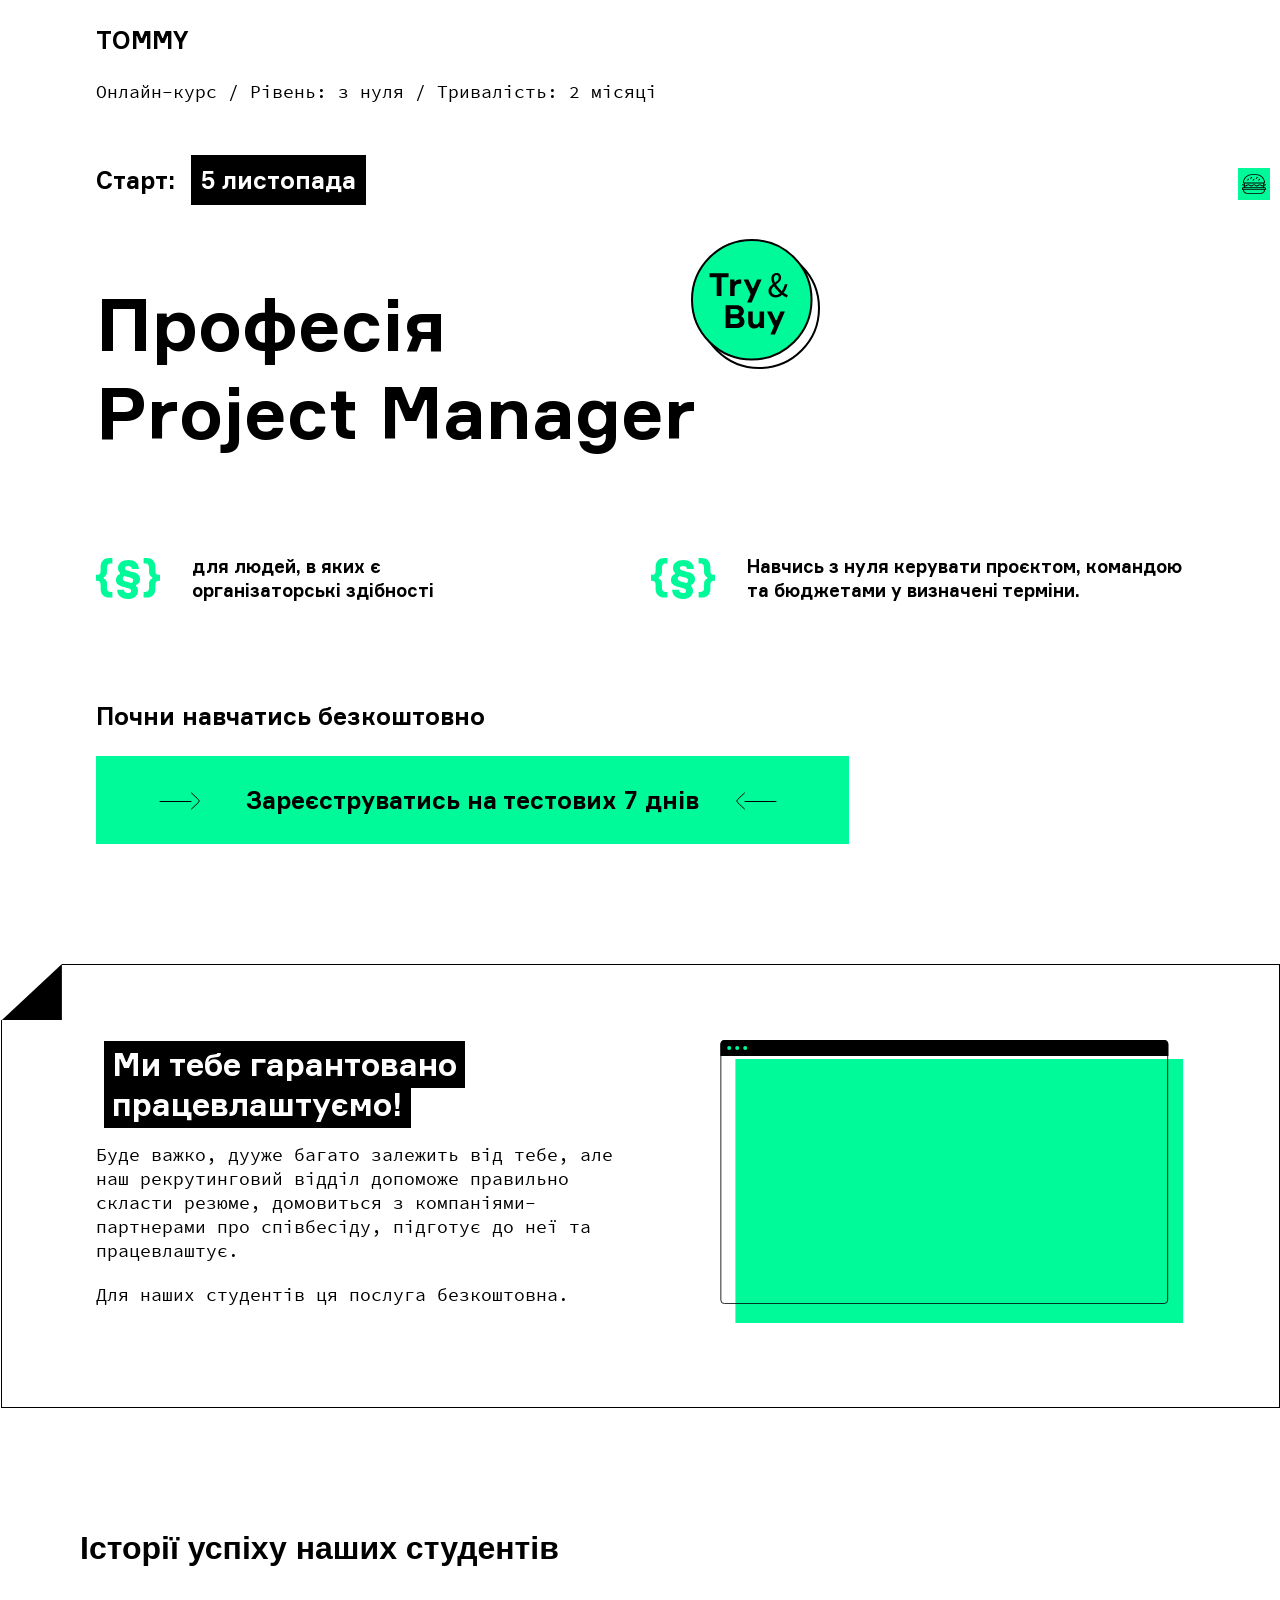
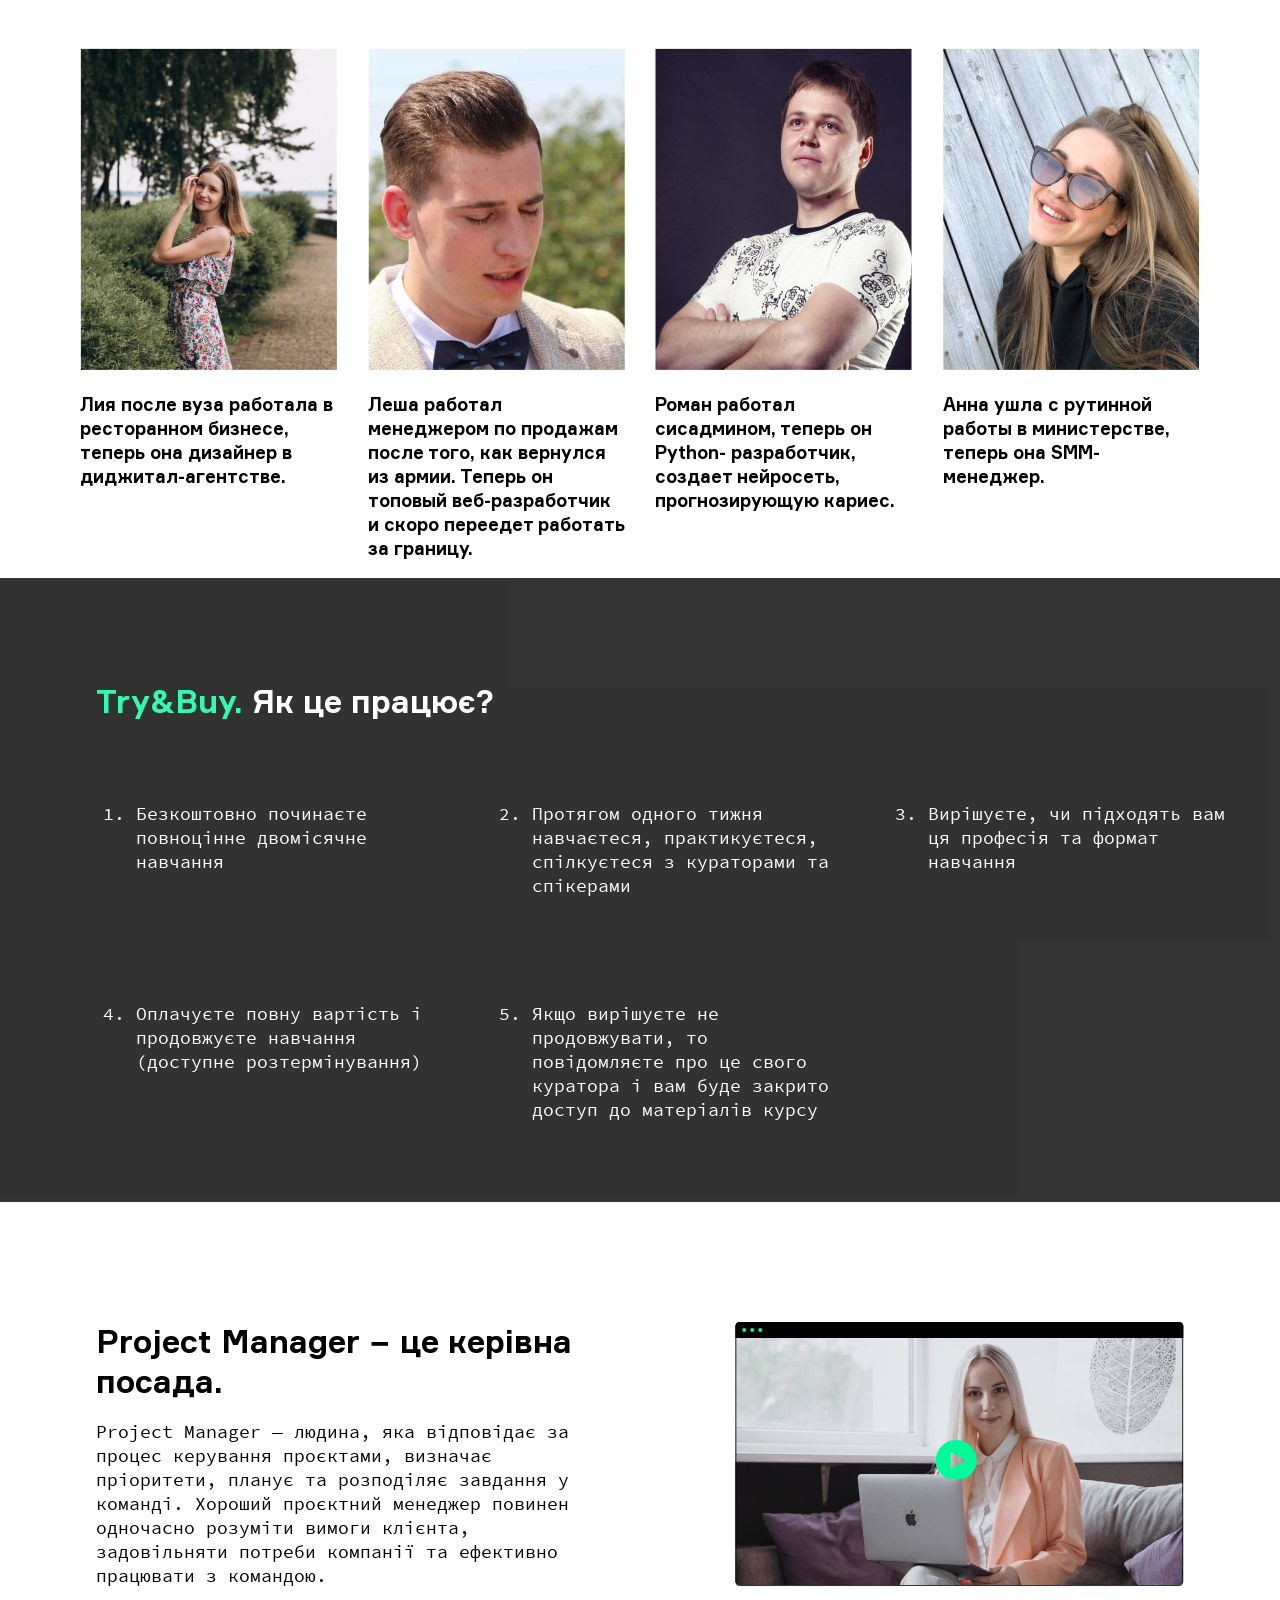
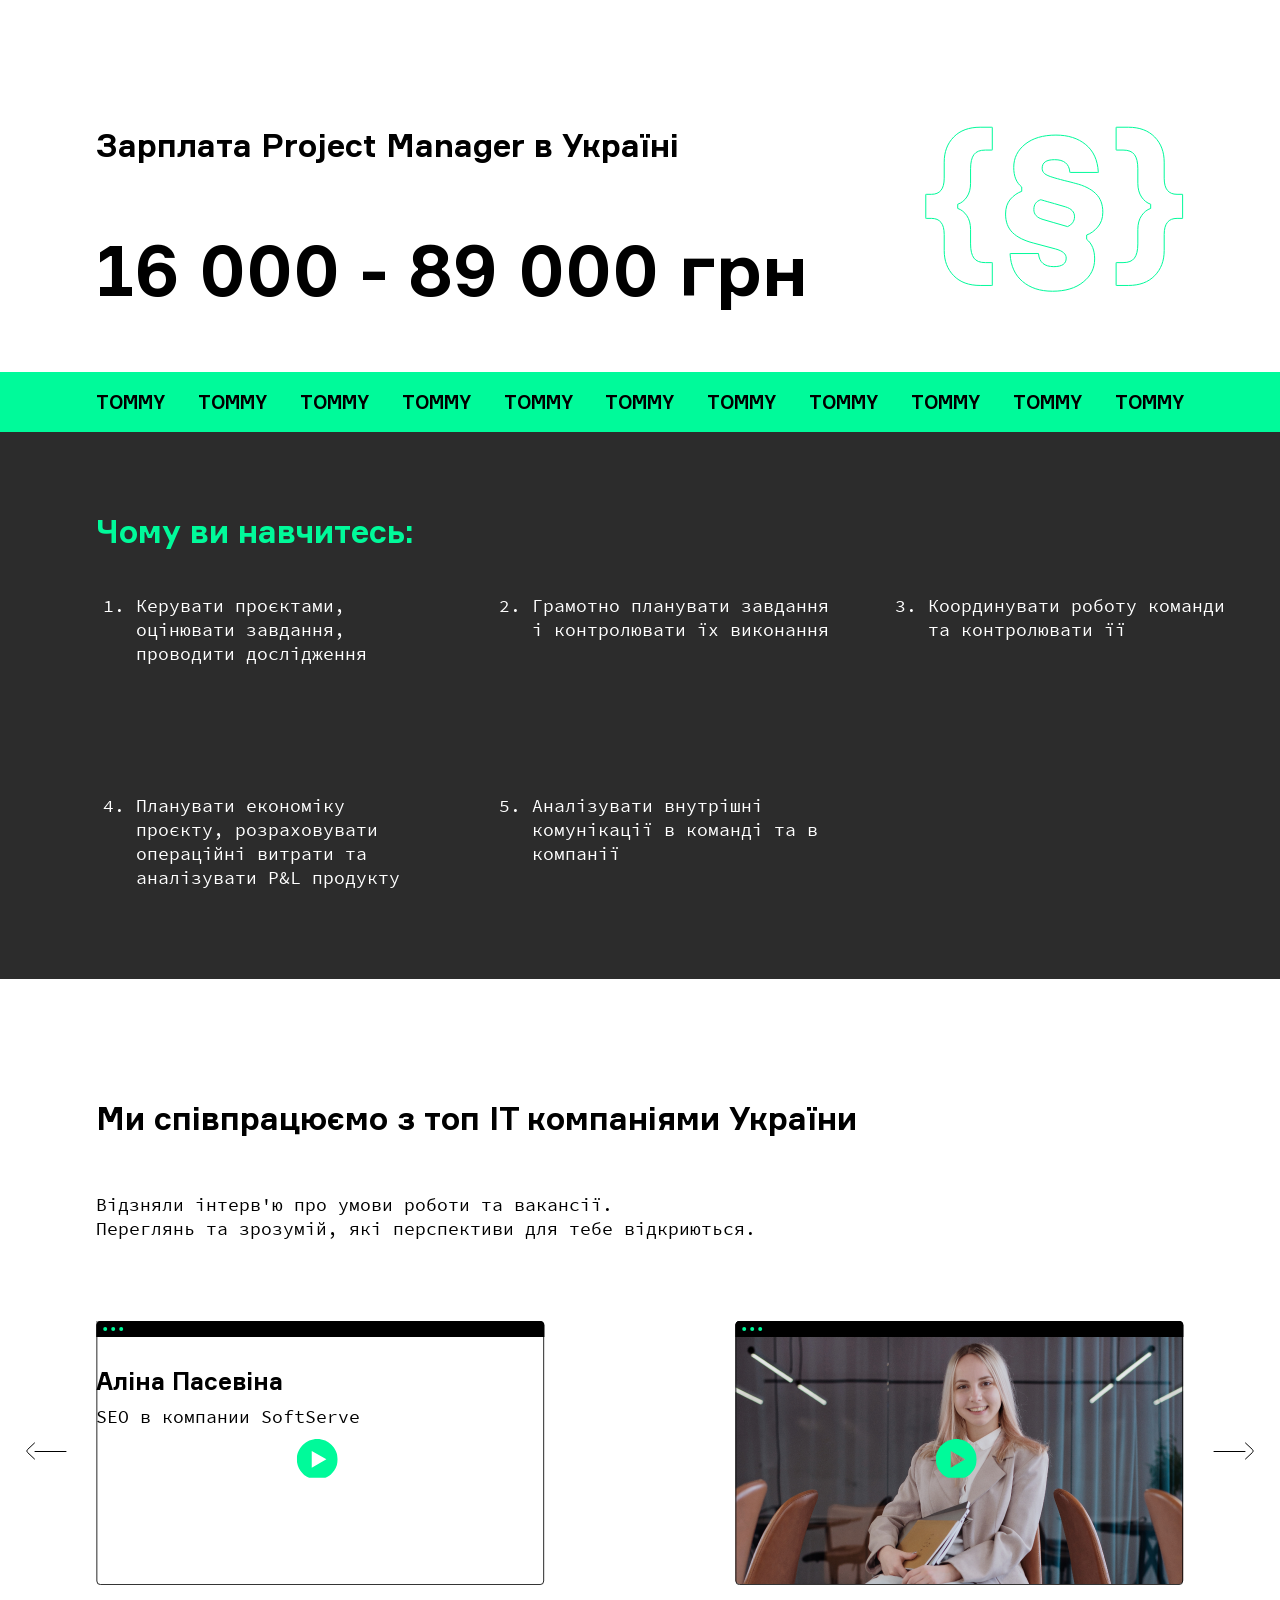
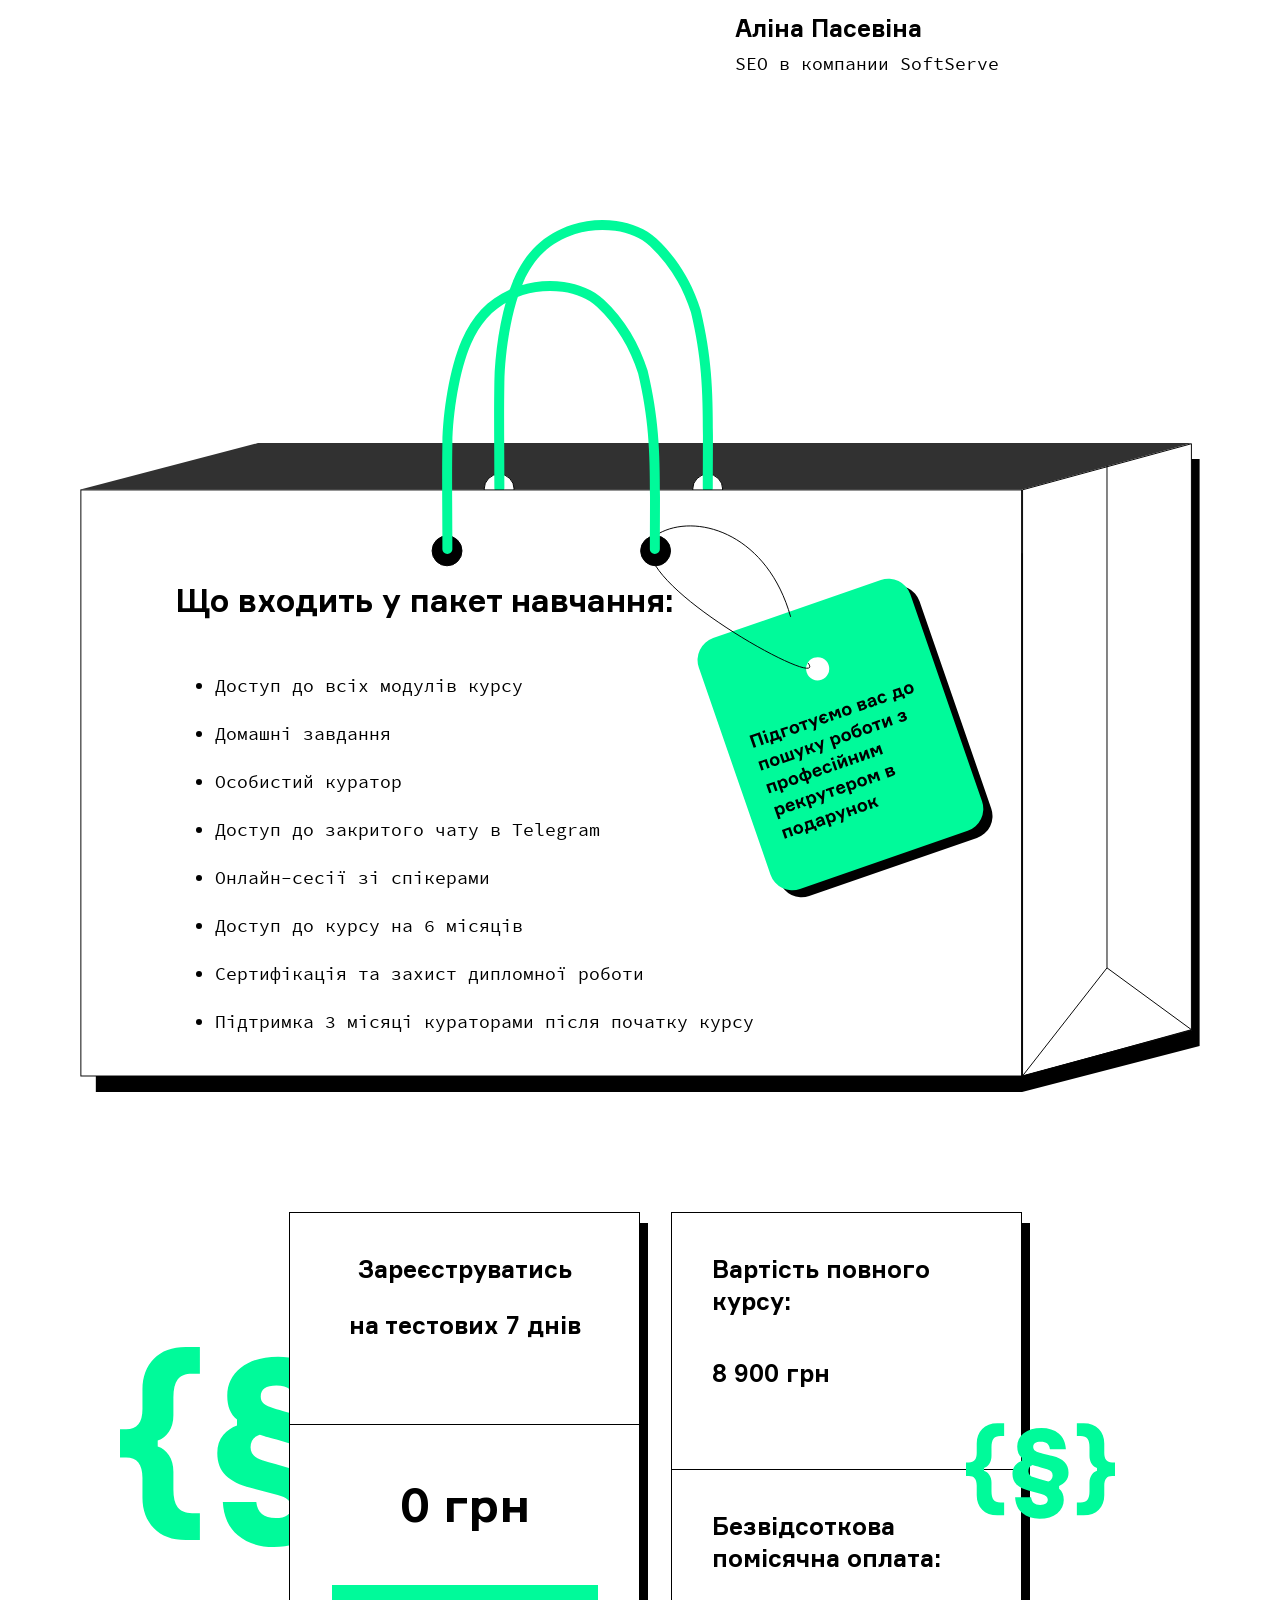
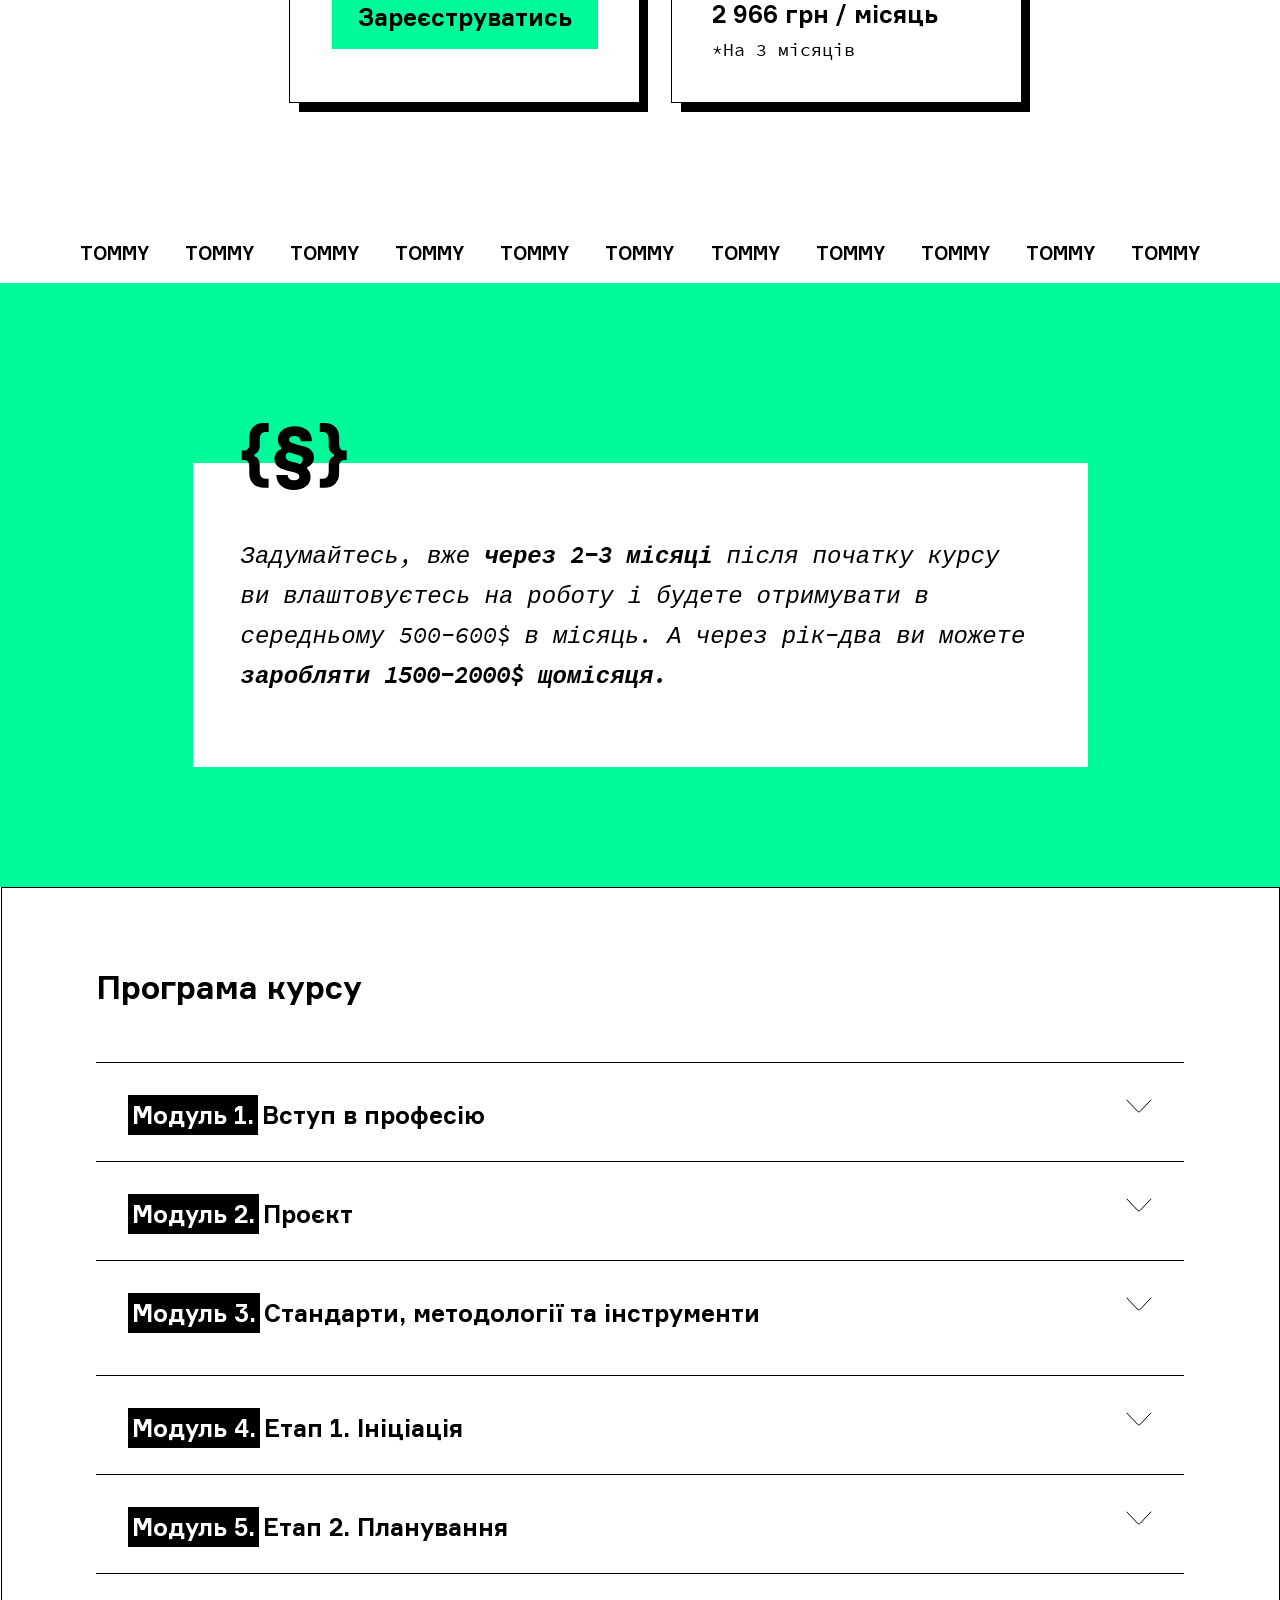
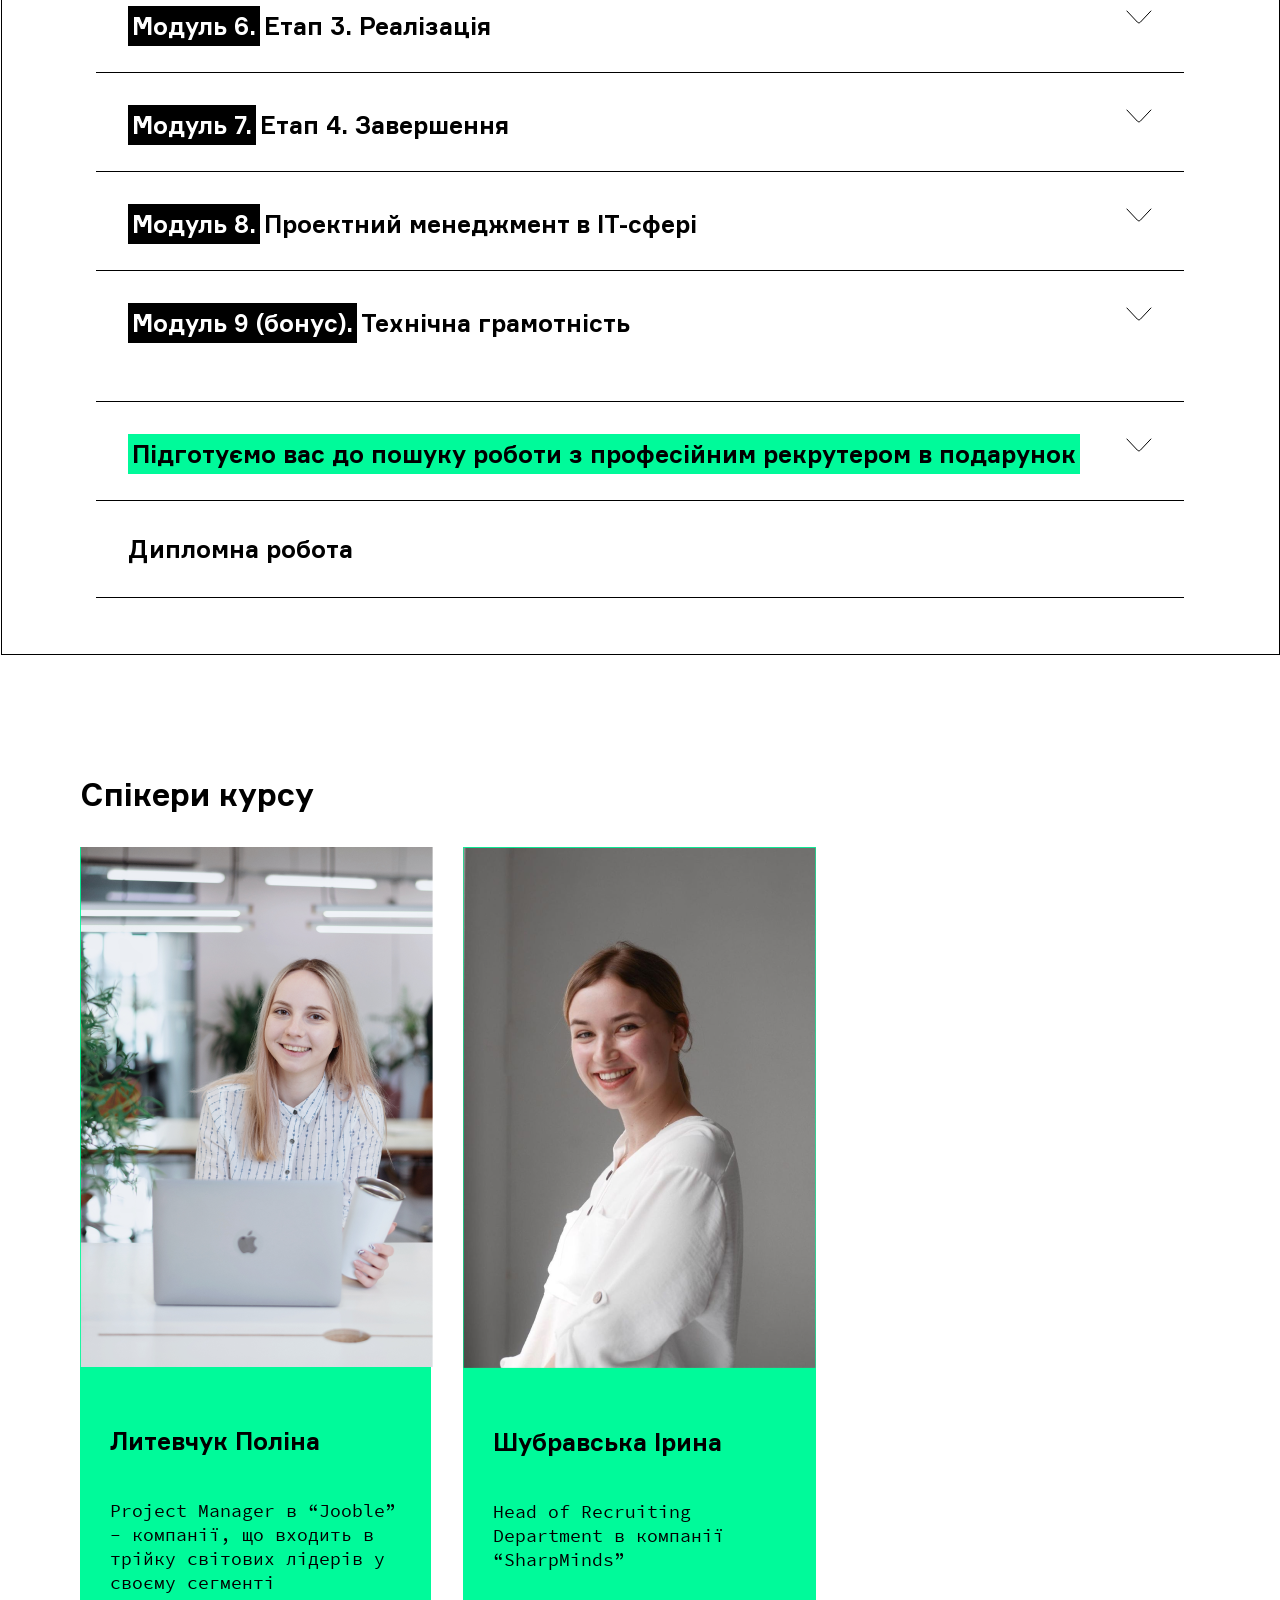
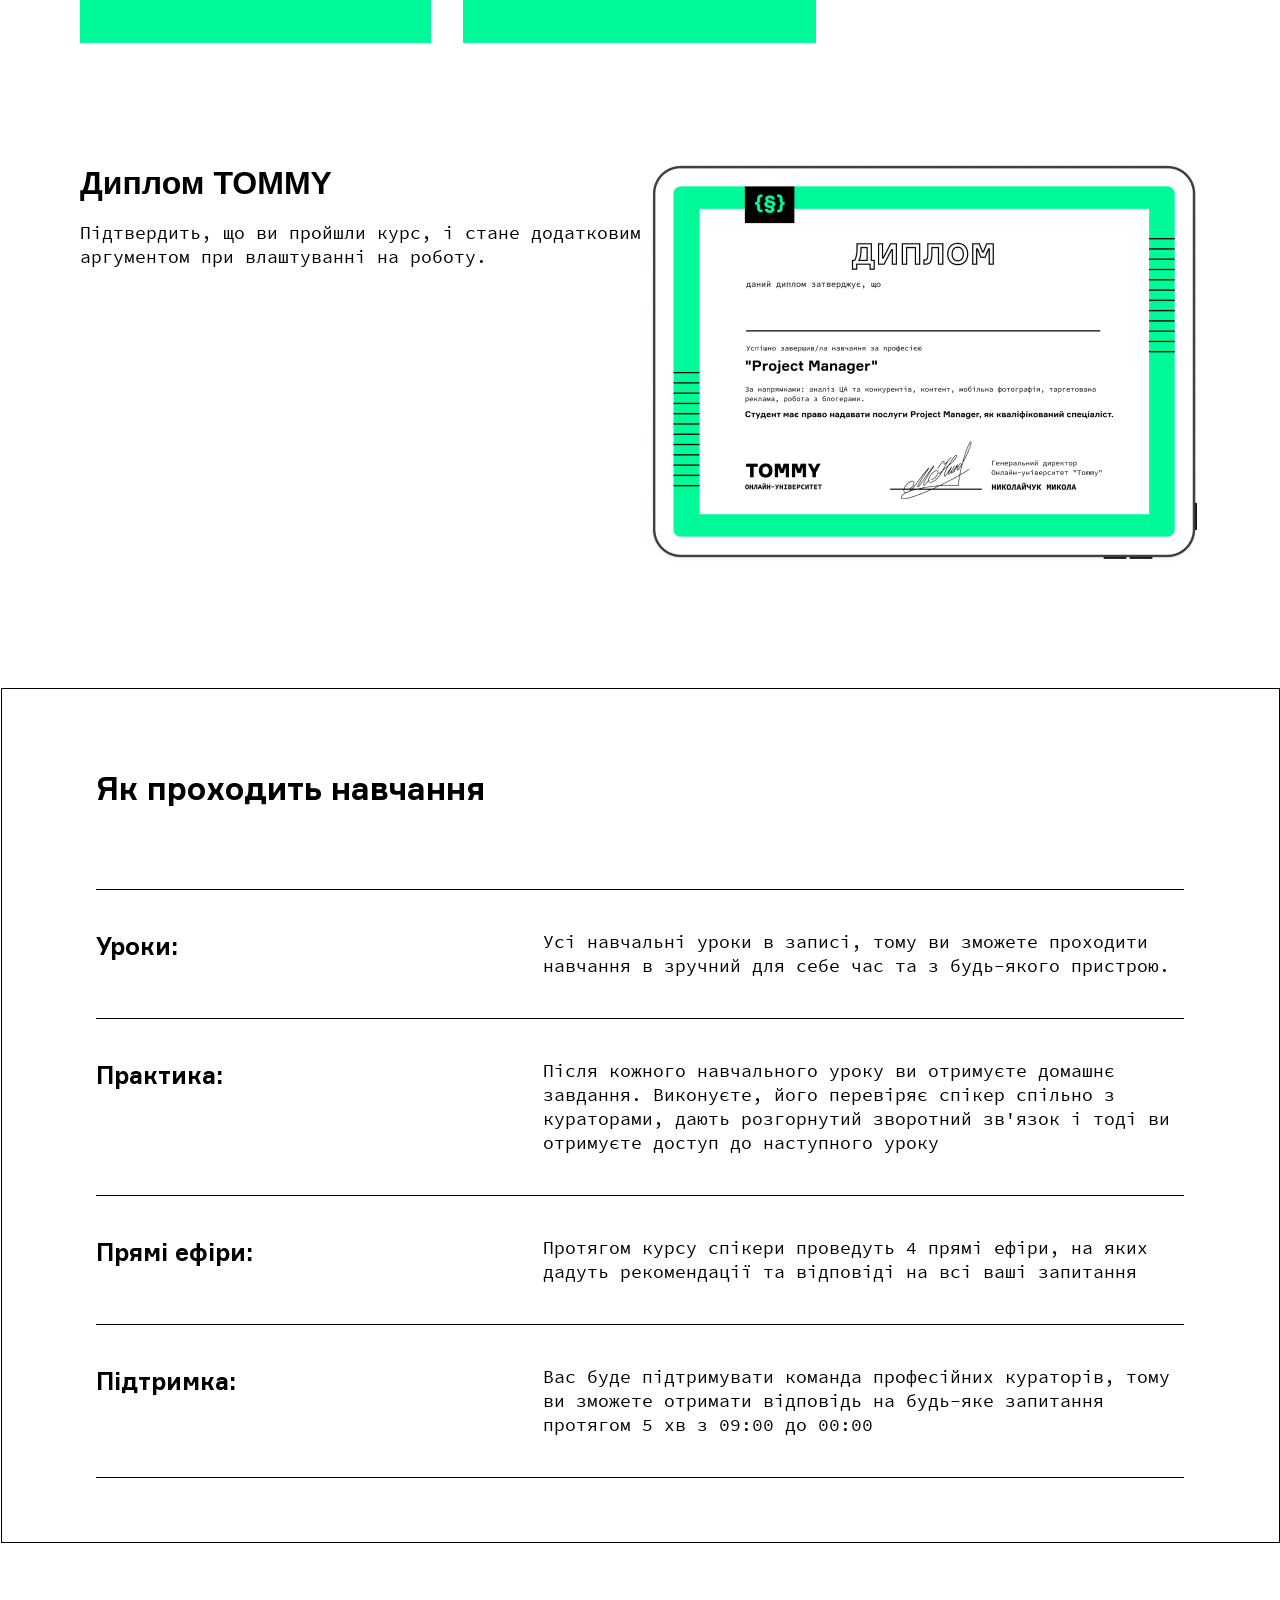
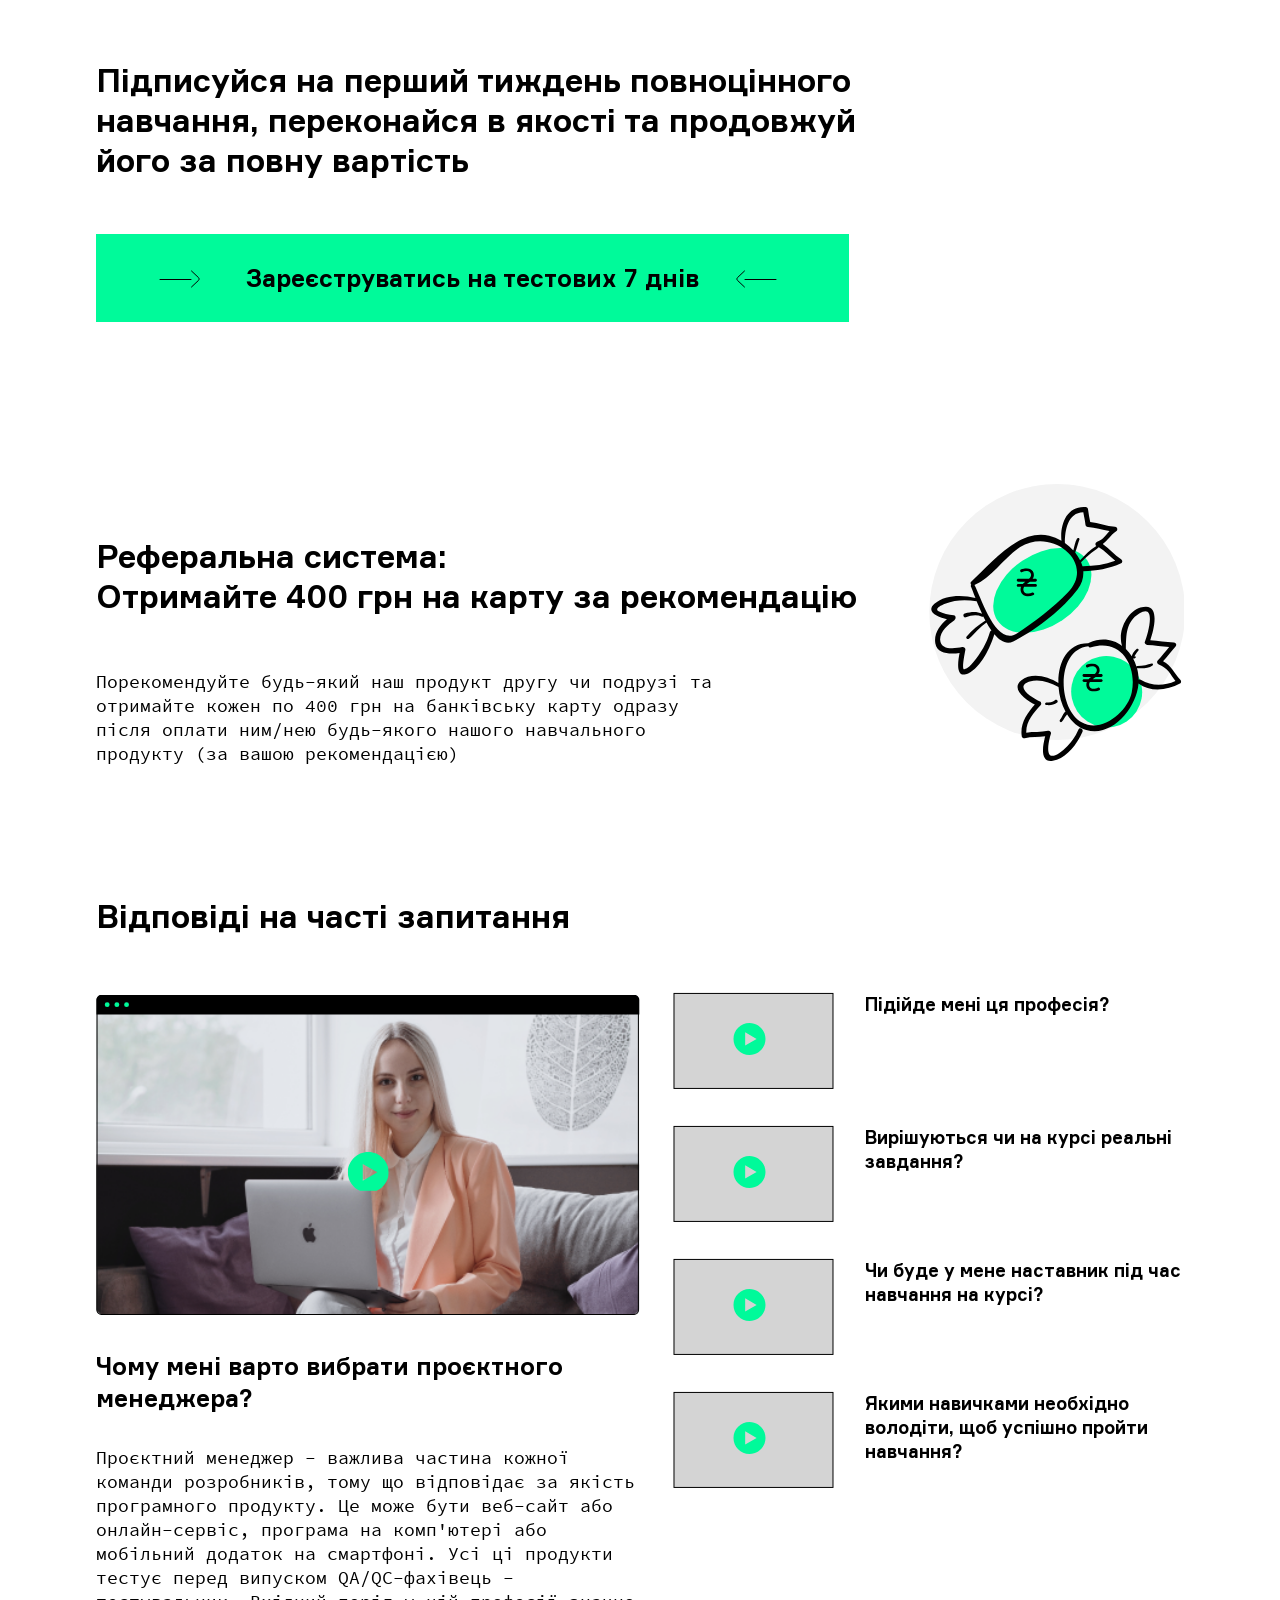
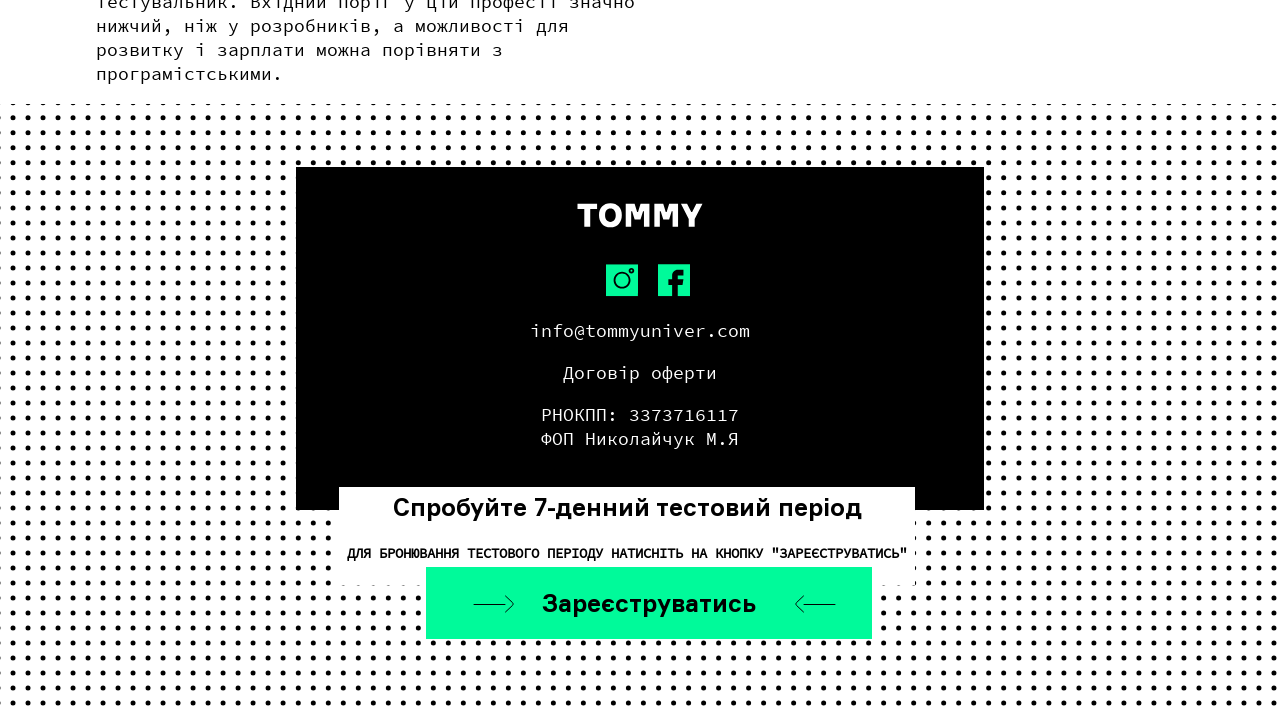
<file: index.html>
<!DOCTYPE html>
<html lang="en">
<head>
    <meta charset="UTF-8">
    <meta http-equiv="X-UA-Compatible" content="IE=edge">
    <meta name="viewport" content="width=device-width, initial-scale=1.0">
    <link rel='stylesheet' href='css/style.css'>
    <link rel='stylesheet' href='css/tablet.css'>
    <link rel='stylesheet' href='css/mobile.css'>
    <title>Document</title>
</head>
<body>
<div class="wrapper">
   <section class="section-header">
    
    <nav class="page-navigation">
                <img class="button-burger" src="images/buttonMenu.svg" alt="navigation">
                <ul class="page-navigation__list">
                    <li> <a href="#section-01" class="goto">Try&Buy. Як це працює?</a> </li>
                    <li> <a href="#section-01" class="goto">Чому ви навчитесь</a> </li>
                    <li> <a href="#section-05" class="goto">Що входить у пакет навчання</a> </li>
                    <li> <a href="#section-07" class="goto">Програма курсу</a> </li>
                    <li> <a href="#section-08" class="goto">Спікери курсу</a> </li>
                    <li> <a href="#section-09" class="goto">Відео-відгуки наших студентів</a></li>
                    <li> <a href="#section-13" class="goto">Як проходить навчання</a></li>
                    <li> <a href="#section-13" class="goto">Реферальна система</a></li>
                    <li> <a href="#section-13" class="goto">Працевлаштування</a></li>
                    <li> <a href="#section-13" class="goto">Відповіді на часті запитання</a></li>
                </ul>
            </nav>
            <div class="burger-menu__overlay"></div>
       <div class="container">
           <h1 class="title">Tommy</h1>
           <p class="text__about__course">Онлайн-курс / Рівень: з нуля / Тривалість: 2 місяці</p>
           <div class="flex__titles">
           <h2 class="title__start__course">Cтарт:<span class="title__season">5 листопада</span></h2>
           <h2 class="title__profession">Професія Project Manager</h2>
           </div>
           <div class="intro__column-icon">
                <img src="images/imageBuy.svg" alt="TryBuy">
           </div>
           <div class="flex__profession">
               <div class="about__first__proffession">
                   <div class="item__icon">
                       <img src="images/logosign.svg" alt="logo">
                   </div>
                   <div class="item__text">
                        <p class="text__profession">для людей, в яких є організаторські здібності</p>
                   </div>
               </div>
               <div class="about__second__proffession">
                <div class="item__icon">
                    <img src="images/logosign.svg" alt="logo">
                </div>
                <div class="text">
                     <p class="text__profession">Навчись з нуля керувати проєктом, командою та бюджетами у визначені терміни.</p>
                </div>
               </div>
           </div>
           <div class="item-about__button">
               <h3 class="title-about__button">Почни навчатись безкоштовно</h3>
           </div>
           <div class="item__button">
               <button class="button">Зареєструватись на тестових 7 днів</button>
               <img class="left-arrow" src="images/left.svg" alt="">
               <img class="right-arrow" src="images/right.svg" alt="">
           </div>
       </div>
   </section>
   <section class="section-main">
            <section class="section-list">
                <div class="container">
                    <img class="vector-corner" src="images/vector-corner.svg" alt="corner">
                    <div class="item-flex__job">
                        <div class="item__about-job">
                            <h4>
                               <span>Ми тебе гарантовано</span><br>
                                <span>працевлаштуємо!</span>
                                </h4>
                            <p class="text__about-job">Буде важко, дууже багато залежить від тебе, але наш рекрутинговий відділ допоможе правильно скласти резюме, домовиться з компаніями-партнерами про співбесіду, підготує до неї та працевлаштує.<span>Для наших студентів ця послуга безкоштовна.</span></p>
                        </div>
                        <div class="item-video__job">
                            <img class="rectangle" src="images/Rectangle.svg" alt="">
                            <img class="image-girl" src="images/girlmanager.png" alt="">
                            <img class="video-image__job" src="images/videojob.svg" alt="">
                            <img class="button__onclick-video" src="images/buttonclickvideo.svg" alt="">
                            
                        </div>
                    </div>
                </div>  
            </section>
   </section>
   <!-- students -->
   <section class="students">
    <div class="students">
        <h3 class="history-students-header">Історії успіху наших студентів</h3>
    </div>

    <div class="students_card">
        <div class="card-students">
            <img src="images/Rectangle834.png" alt="">
            <p class="history"><span>Лия</span> после вуза работала в ресторанном бизнесе, теперь она дизайнер в диджитал-агентстве.</p>
        </div>
        <div class="card-students">
            <img src="images/Rectangle834-1.png" alt="">
            <p class="history"><span>Леша</span> работал менеджером по продажам после того, как вернулся из армии. Теперь он топовый веб-разработчик и скоро переедет работать за границу.</p>
        </div>
        <div class="card-students">
            <img src="images/Rectangle834-2.png" alt="">
            <p class="history"><span>Роман</span> работал сисадмином, теперь он Python- разработчик, создает нейросеть, прогнозирующую кариес.</p>
        </div>
        <div class="card-students">
            <img src="images/Rectangle834-3.png" alt="">
            <p class="history"><span>Анна</span> ушла с рутинной работы в министерстве, теперь она SMM-менеджер.</p>
        </div>
    </div>
</section>
<!-- students -->
   <!-- How it's work -->
   <section class="section-intro">
       <div class="container">
            <div class="about__work">
                <h4 class="text__about-work">Try&Buy. <span>Як це працює?</span></h4>
            </div>
            <ol class="grid__about-work">
                <div class="text-in-grid">
                    <li>Безкоштовно починаєте повноцінне двомісячне навчання</li>
                </div>
                <div class="text-in-grid">
                    <li>Протягом одного тижня навчаєтеся, практикуєтеся, спілкуєтеся з кураторами та спікерами</li>
                </div>
                <div class="text-in-grid">
                    <li>Вирішуєте, чи підходять вам ця професія та формат навчання</li>
                </div>
                <div class="text-in-grid">
                    <li>Оплачуєте повну вартість і продовжуєте навчання (доступне розтермінування)</li>
                </div>
                <div class="text-in-grid">
                    <li>Якщо вирішуєте не продовжувати, то повідомляєте про це свого куратора і вам буде закрито доступ до матеріалів курсу</li>
                </div>
            </ol>
       </div>
   </section>
   <!-- About Project Manager -->
   <section class="intro__about-project">    
       <div class="container">
            <div class="item-flex__job item-manager">
                <div class="item__about-job-manager">
                    <h4>Project Manager − це керівна посада.</h4>
                    <p class="text__about-job">Project Manager — людина, яка відповідає за процес керування проєктами, визначає пріоритети, планує та розподіляє завдання у команді. Хороший проєктний менеджер повинен одночасно розуміти вимоги клієнта, задовільняти потреби компанії та ефективно працювати з командою.</p>
                </div>
                <div class="item-video__job video">
                    <img class="girl-image" src="images/girlmanager2.png" alt="Alina Pasevina">
                    <img class="video-image__job-manager" src="images/videojob.svg" alt="">
                    <img class="button__onclick-video" src="images/buttonclickvideo.svg" alt="">
                </div>
            </div>
            <div class="flex__about-pay">
                <div class="item__about-pay">
                    <h5 class="title-pay">Зарплата Project Manager в Україні</h5>
                    <p class="text-pay">16 000 - 89 000 грн</p>
                </div>
                <div class="item-logo__sign-pay">
                    <img src="images/logo-sign-pay.svg" alt="">
                </div>
            </div>
       </div>
   </section>
   <section class="intro-training">
       <div class="background-tommy">
            <div class="container">
                <div class="item-tommy-line">
                    <p class="text-tommy">TOMMY</p>
                    <p class="text-tommy">TOMMY</p>
                    <p class="text-tommy">TOMMY</p>
                    <p class="text-tommy">TOMMY</p>
                    <p class="text-tommy">TOMMY</p>
                    <p class="text-tommy">TOMMY</p>
                    <p class="text-tommy">TOMMY</p>
                    <p class="text-tommy">TOMMY</p>
                    <p class="text-tommy">TOMMY</p>
                    <p class="text-tommy">TOMMY</p>
                    <p class="text-tommy">TOMMY</p>
                </div>
            </div>
        </div>
        <div class="item-study">
            <div class="container">
                <div class="about__study">
                    <h4 class="text__about-work">Чому ви навчитесь:</h4>
                </div>
                <ol class="grid__about-work">
                    <div class="text-in-grid">
                        <li> Керувати проєктами, оцінювати завдання, проводити дослідження</li>
                    </div>
                    <div class="text-in-grid">
                        <li> Грамотно планувати завдання і контролювати їх виконання</li>
                    </div>
                    <div class="text-in-grid">
                        <li> Координувати роботу команди та контролювати її</li>
                    </div>
                    <div class="text-in-grid">
                        <li> Планувати економіку проєкту, розраховувати операційні витрати та аналізувати P&L продукту</li>
                    </div>
                    <div class="text-in-grid">
                        <li> Аналізувати внутрішні комунікації в команді та в компанії</li>
                    </div>
                </ol>
           </div>
        </div>
   </section>
   <section class="intro-work">
       <div class="container">
           <div class="item-work-it">
               <h5 class="title-work-it">Ми співпрацюємо з топ ІТ компаніями України</h5>
               <p class="text-work-it">Відзняли інтерв'ю про умови роботи та вакансії. <span> Переглянь та зрозумій, які перспективи для тебе відкриються.</span></p>
           </div>
           <div class="flex__video-it">
               <div class="first-video mySlides fade">
                <img class="right-slide" src="images/left.svg" alt="" >
                <div class="item-video__job video">
                    <img class="girl-image-manager" src="images/girlmanager2.png" alt="Alina Pasevina">
                    <img class="video-image__job-manager" src="images/videojob.svg" alt="">
                    <img class="button__onclick-video" src="images/buttonclickvideo.svg" alt="">
                </div>
                <div class="item-about__manager">
                    <h5 class="title-name">Аліна Пасевіна</h5>
                    <p class="text-name">SEO в компании SoftServe</p>
                </div>
               </div>
               <div class="second-video fade">
                <div class="item-video__job video">
                    <img class="girl-image" src="images/girlmanager.png" alt="Alina Pasevina">
                    <img class="video-image__job-manager" src="images/videojob.svg" alt="">
                    <img class="button__onclick-video" src="images/buttonclickvideo.svg" alt="">
                </div>
                <div class="item-about__manager">
                    <h5 class="title-name">Аліна Пасевіна</h5>
                    <p class="text-name">SEO в компании SoftServe</p>
                </div>
            </div>
            <div class="second-video mySlides fade">
                <div class="item-video__job video">
                    <img class="girl-image" src="images/girlmanager.png" alt="Alina Pasevina">
                    <img class="video-image__job-manager" src="images/videojob.svg" alt="">
                    <img class="button__onclick-video" src="images/buttonclickvideo.svg" alt="">
                </div>
                <div class="item-about__manager">
                    <h5 class="title-name">Аліна Пасевіна</h5>
                    <p class="text-name">SEO в компании SoftServe</p>
                </div>
            </div>
            <img class="left-slide" src="images/right.svg" alt="" >
           </div>
           <div class="slider">
            <img class="prev" src="images/right.svg" alt="" onclick="plusSlides(-1)">
            <ul>
                <li class="list-slider"><a class="link-slider" href="#" onclick="currentSlide(1)"></a></li>
                <li class="list-slider"><a class="link-slider" href="#" onclick="currentSlide(2)"></a></li>
                <li class="list-slider"><a class="link-slider" href="#" onclick="currentSlide(3)"></a></li>
                <li class="list-slider"><a class="link-slider" href="#" onclick="currentSlide(4)"></a></li>
                <li class="list-slider"><a class="link-slider" href="#" onclick="currentSlide(5)"></a></li>
                <li class="list-slider"><a class="link-slider" href="#" onclick="currentSlide(6)"></a></li>
            </ul>
            <img class="list-right next" src="images/left.svg" alt="" onclick="plusSlides(1)">
        </div>
       </div>
   </section>
   <section class="packet-intro">
       <div class="container-packet">
           <div class="all-packet">
                <div class="list__study">
                    <h5 class="title-list__study">Що входить<span> у пакет навчання:</span></h5>
                    <ul class="list__about">
                        <li class="list">Доступ до всіх модулів курсу</li>
                        <li class="list">Домашні завдання</li>
                        <li class="list">Особистий куратор</li>
                        <li class="list">Доступ до  закритого чату в Telegram</li>
                        <li class="list">Онлайн-сесії зі спікерами</li>
                        <li class="list">Доступ до курсу на 6 місяців</li>
                        <li class="list">Сертифікація та захист дипломної роботи</li>
                        <li class="list">Підтримка 3 місяці кураторами після початку курсу</li>
                    </ul>
                    <div class="full-packet">
                        <img class="second-handle" src="images/packet/second-handle.svg" alt="">
                        <img class="two-holes" src="images/packet/two-list.svg" alt="">
                        <img class="shadow-tag" src="images/packet/shadow-mark.svg" alt="">
                        <img class="tag" src="images/packet/marka.svg" alt="">
                        <img class="rope" src="images/packet/rope.svg" alt="">
                        <img class="first-handle" src="images/packet/first-handle.svg" alt="">
                    </div>
                </div>
            </div>
        </div>
   </section>
   <!-- block  -->
   <div class="section__card">
       <div class="container">
           <div class="item-cards">
            <img class="logo-photo-card" src="images/logosign.svg" alt="logo">
                <div class="card">
                    <div class="header-card item-header-card">
                        <h5 class="title-card">Зареєструватись<span> на тестових 7 днів</span></h5>
                    </div>
                    <div class="main-card">
                        <p class="price-card">0 грн</p>
                        <button class="button-card">Зареєструватись</button>
                    </div>
                </div>
                <div class="card">
                    <div class="line-card">
                        <div class="header-card-price">
                            <h5 class="title-card-price">Вартість повного курсу: </h5>
                            <p class="text-card-price">8 900 грн</p>
                        </div>
                   </div>
                    <div class="main-card-price">
                        <h5 class="title-card-price-month">Безвідсоткова помісячна оплата:</h5>
                        <p class="text-card-price-month">2 966 грн / місяць</p>
                        <p class="text__month">*На 3 місяців</p>
                    </div>
                    <img src="images/logosign.svg" alt="logo">
                </div>
           </div>
       </div>
   </div>

   <!-- --------------------section info trening----------------- -->
   <section class="info-trening">
    <div class="info__backgraund-tommy">
         <div class="info__tommy_conteiner">
             <div class="info__item-tommy-line">
                 <p class="info_text-tommy">TOMMY</p>
                 <p class="info_text-tommy">TOMMY</p>
                 <p class="info_text-tommy">TOMMY</p>
                 <p class="info_text-tommy">TOMMY</p>
                 <p class="info_text-tommy">TOMMY</p>
                 <p class="info_text-tommy">TOMMY</p>
                 <p class="info_text-tommy">TOMMY</p>
                 <p class="info_text-tommy">TOMMY</p>
                 <p class="info_text-tommy">TOMMY</p>
                 <p class="info_text-tommy">TOMMY</p>
                 <p class="info_text-tommy">TOMMY</p>
             </div>
         </div>
     </div>

     <div class="work_stude">
        
         <div class="work_conteiner">
             
             <div class="info_work-stude">  
                 <div class="logo_sign">
                     <img src="images/logo-sign.svg" alt="" class="logo_info-sign">
                 </div>
                 <p class="info_work-text">
                     Задумайтесь, вже <span>через 2-3 місяці</span> після початку курсу ви влаштовуєтесь на роботу і будете отримувати в середньому 500-600$ в місяць. А через рік-два ви можете <span>заробляти 1500-2000$ щомісяця.</span>
                 </p>
             </div>
         </div>
     </div>
 </section>
 <!-- --------------------------course program------------------------ -->
 <section class="course__program">
     <div class="container">
         <h5 class="title__program">Програма курсу</h5>
           <div class="modules">  <!--  first modules-->
                <div class="flex__all__modules accordion">
                     <div class="select__modules">
                         <div class="item-module">Модуль 1.</div>
                         <p>Вступ в професію</p>
                     </div>
                </div>
           </div>
           <div class="modules">       <!-- second modules-->
            <div class="flex__all__modules accordion">
                 <div class="select__modules">
                     <div class="item-module">Модуль 2.</div>
                     <p>Проєкт</p>
                 </div>
            </div>
       </div>
       <div class="modules">
        <div class="flex__all__modules accordion">

             <div class="select__modules">
                 <div class="item-module">Модуль 3.</div>
                 <p>Стандарти, методології та інструменти</p>
             </div>

        </div>
        <ul class="list__modules panel">
            <li class="list__module">стандарти; </li>
            <li class="list__module">основні методології (класичний та гнучкі методи управління проєктами);</li>
            <li class="list__module">інструменти управління проєктами (таск-трекери, месенджери);</li>
            <li class="list__module">структура проєкту;</li>
            <li class="list__module">як правильно ставити задачі та вести комунікацію;</li>
            <li class="list__module">особиста і командна ефективність, делегування.</li>
         </ul>
        </div>
        <div class="modules">
        <div class="flex__all__modules accordion">
         <div class="select__modules">
             <div class="item-module">Модуль 4.</div>
             <p>Етап 1. Ініціація</p>
         </div>
        </div>
     </div>
     <div class="modules">
        <div class="flex__all__modules accordion">
             <div class="select__modules">
                 <div class="item-module">Модуль 5.</div>
                 <p>Етап 2. Планування</p>
             </div>
        </div>
     </div>
     <div class="modules">
        <div class="flex__all__modules accordion">
             <div class="select__modules">
                 <div class="item-module">Модуль 6.</div>
                 <p>Етап 3. Реалізація</p>
             </div>
        </div>
     </div>
     <div class="modules">
        <div class="flex__all__modules accordion">
             <div class="select__modules">
                 <div class="item-module">Модуль 7.</div>
                 <p>Етап 4. Завершення</p>
             </div>
        </div>
     </div>
     <div class="modules">
        <div class="flex__all__modules accordion">
             <div class="select__modules">
                 <div class="item-module">Модуль 8.</div>
                 <p>Проектний менеджмент в IT-сфері</p>
             </div>
        </div>
     </div>
     <div class="modules">
        <div class="flex__all__modules accordion">
             <div class="select__modules">
                 <div class="item-module">Модуль 9 (бонус).</div>
                 <p>Технічна грамотність</p>
             </div>
        </div>
        <ul class="list-technical-module panel">
            <p>Веб-верстка</p>
            <li>HTML</li>
            <li>Функціональні можливості CSS.</li>
            <li>Функціональні можливості JavaScript.</li>
            <p>Аналітика даних</p>
            <li>Функціональні можливості Python.</li>
            <p>Професія С#-розробник</p>
            <li>Функціональні можливості С#-розробника</li>
            <p>Професія Java-розробник</p>
            <li>Функціональні можливості Java.</li>
        </ul>
     </div>
     <div class="modules"> 
        <div class="flex__all__modules accordion">
             <div class="select__modules">
                 <div class="item-module work-present">Підготуємо вас до пошуку роботи з професійним рекрутером в подарунок</div>
             </div>
        </div>
     </div> 
      <div class="modules">  
                <div class="flex__all__modules last__module">
                     <div class="select__modules">
                         <p>Дипломна робота</p>
                     </div>
                </div>
           </div>
</div>
 </section>
 <!--speakers start-->  
 <section class="speakers">
    <div class="speakers_course">
        <h3 class="speakers_course-header_text">Спікери курсу</h3>
    </div>
    
    <div class="speakers_conteiner">
        <div class="speakers_card-left">
            <img src="images/Rectangle784.png" alt="">
            <div class="speakers_card-text">
                <h3 class="speakers_teacher">Литевчук Поліна</h3>
                <p class="under-speakers_teacher">Project Manager в “Jooble” - компанії, що входить в трійку світових лідерів у своєму сегменті</p>

            </div>
        </div>

        <div class="speakers_card-right">
            <img src="images/Rectangle794.png" alt="">
            <div class="speakers_card-text">
                <h3 class="speakers_teacher">Шубравська Ірина</h3>
                <p class="under-speakers_teacher">Head of Recruiting Department в компанії “SharpMinds”</p>
            </div>
        </div>
    </div>   
</section> 
<!--speakers FINISH-->   
<!--students-->
    

<!--students-->
<!--Tommy diplom-->
<section class="tommy_diplom">
    <div class="diplom-conteiner">
        <div class="tommy_diplom-header">
            <h3 class="tommy_diplom-header_text">Диплом TOMMY</h3>
            <p class="tommy_diplom-under_header_text">Підтвердить, що ви пройшли курс, і стане додатковим аргументом при влаштуванні на роботу.</p>
        </div>
        <div class="diplom">
            <img src="images/iPad.png" alt="" class="img_diplom">
        </div>
    </div>        
</section>
<!--Tommy diplom--> 
<!-- How is the training going -->
<section class="training-going">
    <div class="container">
        <div class="training__text">Як проходить навчання</div>
        <div class="all__list-lessons">
            <div class="list-of__training">
                <div class="item__lessons">Уроки:</div>
                <div class="item__about-lessons">Усі навчальні уроки в записі, тому ви зможете проходити навчання в зручний для себе час та з будь-якого пристрою.</div>
            </div>
            <div class="list-of__training">
                <div class="item__lessons">Практика:</div>
                <div class="item__about-lessons">Після кожного навчального уроку ви отримуєте домашнє завдання. Виконуєте, його перевіряє спікер спільно з кураторами, дають розгорнутий зворотний зв'язок і тоді ви отримуєте доступ до наступного уроку</div>
            </div>
            <div class="list-of__training">
                <div class="item__lessons">Прямі ефіри:</div>
                <div class="item__about-lessons">Протягом курсу спікери проведуть 4 прямі ефіри, на яких дадуть рекомендації та відповіді на всі ваші запитання</div>
            </div>
            <div class="list-of__training last-list">
                <div class="item__lessons">Підтримка:</div>
                <div class="item__about-lessons">Вас буде підтримувати команда професійних кураторів, тому ви зможете отримати відповідь на будь-яке запитання протягом 5 хв з 09:00 до 00:00</div>
            </div>
        </div>
    </div>
</section>

<!-- How is the training going FINISH -->
<!-- section subscription -->
<section class="subscription">
    <div class="container">
        <div class="subscription-all">
            <h5 class="text-subscription">
                Підписуйся на перший тиждень повноцінного навчання, переконайся в якості та продовжуй 
                його за повну вартість
            </h5>
            <div class="item__button">
                <button class="button">Зареєструватись на тестових 7 днів</button>
                <img class="left-arrow" src="images/left.svg" alt="">
                <img class="right-arrow second-arrow" src="images/right.svg" alt="">
            </div>
        </div>
        <div class="flex-subscription">
            <div class="block-text-subscription">
                <h5 class="text-subscription">
                    Реферальна система: <br>
                   Отримайте 400 грн на карту за рекомендацію
                </h5>
                <p>Порекомендуйте будь-який наш продукт другу чи подрузі та отримайте кожен по 400 грн на банківську карту одразу після оплати ним/нею будь-якого нашого навчального продукту (за вашою рекомендацією)</p>
            </div>
            <img src="images/halloween-candies-couple-hand-drawn-outlines 1.svg" alt="kinds">
        </div>
        <div class="item-questions">
            <div class="item-flex-questions" >
                <div class="question__about-project">
                    <div class="first__questions computer_version">
                        <div class="text-questions">Відповіді на часті запитання</div>
                    </div>
                    <div class="second-question">
                     <div class="item-video__job video">
                         <img class="girl-manager" src="images/girlmanager2.png" alt="Alina Pasevina">
                         <img class="video-image__job-manager girl-manager" src="images/videojob.svg" alt="">
                         <img class="button__onclick-video button-video" src="images/buttonclickvideo.svg" alt="">
                     </div>
                     <h4 class="title-videos">Чому мені варто вибрати проєктного менеджера?</h4>
                     <p class="text-videos">Проєктний менеджер - важлива частина кожної команди розробників, тому що відповідає за якість програмного продукту. Це може бути веб-сайт або онлайн-сервіс, програма на комп'ютері або мобільний додаток на смартфоні. Усі ці продукти тестує перед випуском QA/QC-фахівець - тестувальник. Вхідний поріг у цій професії значно нижчий, ніж у розробників, а можливості для розвитку і зарплати можна порівняти з програмістськими.</p>
                   </div>
                </div>
                <div class="right-questions">
                    <div class="first__questions mobile_version">
                        <div class="text-questions">Відповіді на часті запитання</div>
                    </div>
                        <div class="flex-right-questions videos">
                            <div class="video-question">
                                <img class="video-image" src="images/video-image.svg" alt="">
                                <img class="play-video" src="images/play-video.svg" alt="">
                            </div>
                            <div class="question__under-video">Підійде мені ця професія?</div>
                        </div>
                        <div class="second-question panel">
                            <div class="item-video__job video">
                                <img class="girl-manager" src="images/girlmanager2.png" alt="Alina Pasevina">
                                <img class="video-image__job-manager girl-manager" src="images/videojob.svg" alt="">
                                <img class="button__onclick-video" src="images/buttonclickvideo.svg" alt="">
                            </div>
                            <h4 class="title-videos">Чому мені варто вибрати проєктного менеджера?</h4>
                            <p class="text-videos">Проєктний менеджер - важлива частина кожної команди розробників, тому що відповідає за якість програмного продукту. Це може бути веб-сайт або онлайн-сервіс, програма на комп'ютері або мобільний додаток на смартфоні. Усі ці продукти тестує перед випуском QA/QC-фахівець - тестувальник. Вхідний поріг у цій професії значно нижчий, ніж у розробників, а можливості для розвитку і зарплати можна порівняти з програмістськими.</p>
                          </div>
                        <div class="flex-right-questions videos">
                            <div class="video-question">
                                <img class="video-image" src="images/video-image.svg" alt="">
                                <img class="play-video" src="images/play-video.svg" alt="">
                            </div>
                            <div class="question__under-video">Вирішуються чи на курсі реальні завдання?</div>
                        </div>
                        <div class="second-question panel">
                            <div class="item-video__job video">
                                <img class="girl-manager" src="images/girlmanager2.png" alt="Alina Pasevina">
                                <img class="video-image__job-manager girl-manager" src="images/videojob.svg" alt="">
                                <img class="button__onclick-video" src="images/buttonclickvideo.svg" alt="">
                            </div>
                            <h4 class="title-videos">Чому мені варто вибрати проєктного менеджера?</h4>
                            <p class="text-videos">Проєктний менеджер - важлива частина кожної команди розробників, тому що відповідає за якість програмного продукту. Це може бути веб-сайт або онлайн-сервіс, програма на комп'ютері або мобільний додаток на смартфоні. Усі ці продукти тестує перед випуском QA/QC-фахівець - тестувальник. Вхідний поріг у цій професії значно нижчий, ніж у розробників, а можливості для розвитку і зарплати можна порівняти з програмістськими.</p>
                          </div>
                    <div class="flex-right-questions videos">
                        <div class="video-question">
                            <img class="video-image" src="images/video-image.svg" alt="">
                            <img class="play-video" src="images/play-video.svg" alt="">
                        </div>
                        <div class="question__under-video">Чи буде у мене наставник під час навчання на курсі?</div>
                    </div>
                    <div class="second-question panel">
                        <div class="item-video__job video">
                            <img class="girl-manager" src="images/girlmanager2.png" alt="Alina Pasevina">
                            <img class="video-image__job-manager girl-manager" src="images/videojob.svg" alt="">
                            <img class="button__onclick-video" src="images/buttonclickvideo.svg" alt="">
                        </div>
                        <h4 class="title-videos">Чому мені варто вибрати проєктного менеджера?</h4>
                        <p class="text-videos">Проєктний менеджер - важлива частина кожної команди розробників, тому що відповідає за якість програмного продукту. Це може бути веб-сайт або онлайн-сервіс, програма на комп'ютері або мобільний додаток на смартфоні. Усі ці продукти тестує перед випуском QA/QC-фахівець - тестувальник. Вхідний поріг у цій професії значно нижчий, ніж у розробників, а можливості для розвитку і зарплати можна порівняти з програмістськими.</p>
                      </div>
                    <div class="flex-right-questions videos">
                        <div class="video-question">
                            <img class="video-image" src="images/video-image.svg" alt="">
                            <img class="play-video" src="images/play-video.svg" alt="">
                        </div>
                        <div class="question__under-video">Якими навичками необхідно володіти, щоб успішно пройти навчання?</div>
                    </div>
                    <div class="second-question panel">
                        <div class="item-video__job video">
                            <img class="girl-manager" src="images/girlmanager2.png" alt="Alina Pasevina">
                            <img class="video-image__job-manager girl-manager" src="images/videojob.svg" alt="">
                            <img class="button__onclick-video" src="images/buttonclickvideo.svg" alt="">
                        </div>
                        <h4 class="title-videos">Чому мені варто вибрати проєктного менеджера?</h4>
                        <p class="text-videos">Проєктний менеджер - важлива частина кожної команди розробників, тому що відповідає за якість програмного продукту. Це може бути веб-сайт або онлайн-сервіс, програма на комп'ютері або мобільний додаток на смартфоні. Усі ці продукти тестує перед випуском QA/QC-фахівець - тестувальник. Вхідний поріг у цій професії значно нижчий, ніж у розробників, а можливості для розвитку і зарплати можна порівняти з програмістськими.</p>
                      </div>
                </div>
            </div>
        </div>
    </div>
</section>
<!-- subscription finish -->
<section class="footer">
    <div class="container">
        <div class="toomy-footer">
            <div class="block__contacts">
                <img src="images/TOMMY.svg" alt="">
                <div class="contacts">
                <img class="image-contact" src="images/instagram.svg" alt="instagram">
                <img class="image-contact" src="images/facebook.svg" alt="facebook">
                </div>
                <p>info@tommyuniver.com</p>
                <p>Договір оферти</p>
                <p class="number-contact">РНОКПП: 3373716117<br> ФОП Николайчук М.Я</p>
            </div>
            <div class="item__test-period">
                <h6>Спробуйте 7-денний тестовий період</h6>
                <p>ДЛЯ БРОНЮВАННЯ ТЕСТОВОГО ПЕРІОДУ НАТИСНІТЬ НА КНОПКУ "ЗАРЕЄСТРУВАТИСЬ"</p>
            </div>
            <div class="button-item">
                <div class="button-all">
                    <button class="button__footer">Зареєструватись</button>
                    <img class="footer-arrow-left" src="images/left.svg" alt="">
                    <img class="footer-arrow-right" src="images/right.svg" alt="">
                </div>
            </div>
        </div>
    </div>
</section>
</div>

    <script src="vendors.js"></script>
    <script src="jquery.js"></script>
    <script src="script.js"></script>
</body>
</html>
</file>
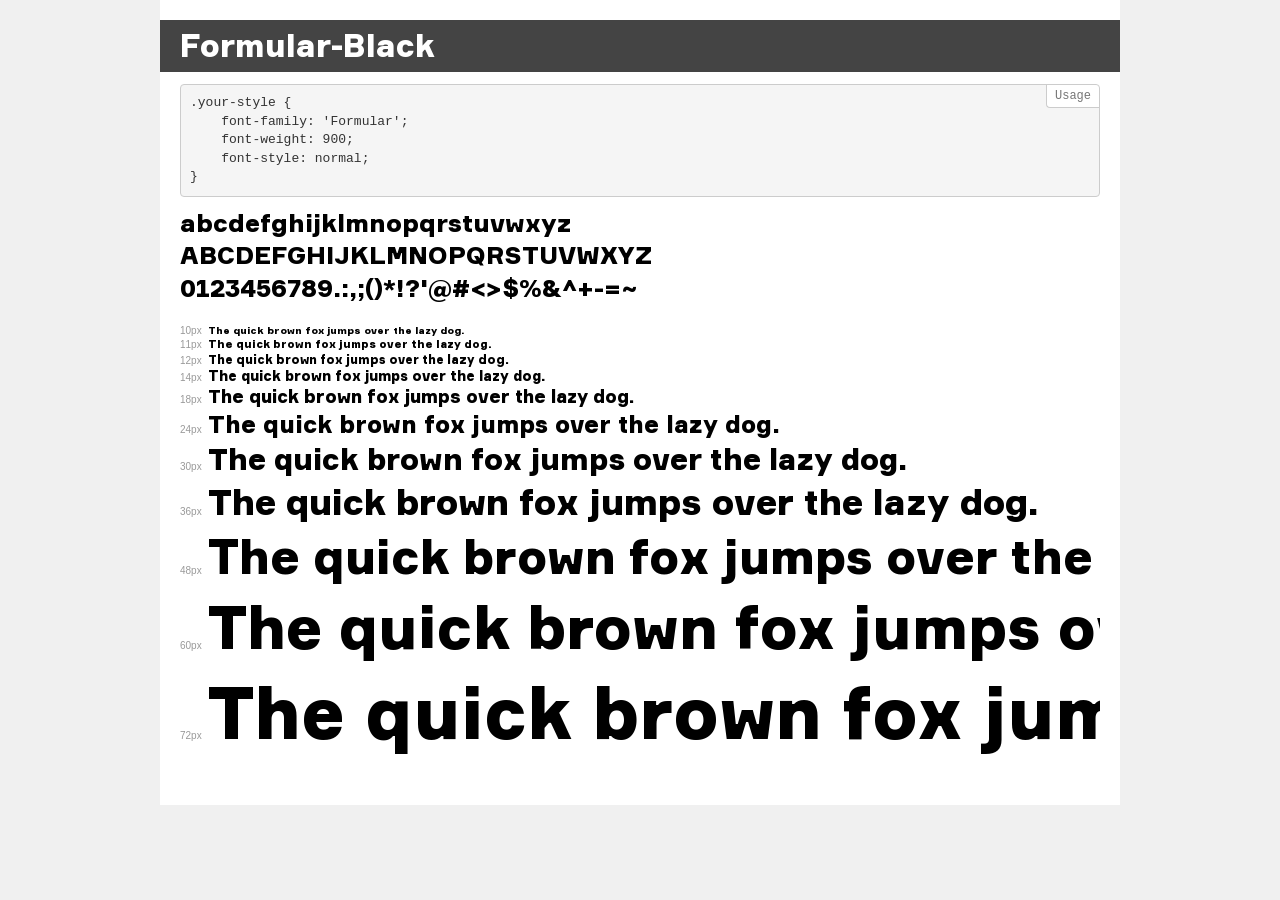
<file: fonts/demo.html>
<!DOCTYPE html>
<html lang="en">
<head>
    <meta charset="utf-8">
    <meta http-equiv="X-UA-Compatible" content="IE=edge">
    <meta name="viewport" content="width=device-width, initial-scale=1">
    <meta name="robots" content="noindex, noarchive">
    <meta name="format-detection" content="telephone=no">
    <title>Transfonter demo</title>
    <link href="stylesheet.css" rel="stylesheet">
    <style>
        /*
        http://meyerweb.com/eric/tools/css/reset/
        v2.0 | 20110126
        License: none (public domain)
        */
        html, body, div, span, applet, object, iframe,
        h1, h2, h3, h4, h5, h6, p, blockquote, pre,
        a, abbr, acronym, address, big, cite, code,
        del, dfn, em, img, ins, kbd, q, s, samp,
        small, strike, strong, sub, sup, tt, var,
        b, u, i, center,
        dl, dt, dd, ol, ul, li,
        fieldset, form, label, legend,
        table, caption, tbody, tfoot, thead, tr, th, td,
        article, aside, canvas, details, embed,
        figure, figcaption, footer, header, hgroup,
        menu, nav, output, ruby, section, summary,
        time, mark, audio, video {
            margin: 0;
            padding: 0;
            border: 0;
            font-size: 100%;
            font: inherit;
            vertical-align: baseline;
        }
        /* HTML5 display-role reset for older browsers */
        article, aside, details, figcaption, figure,
        footer, header, hgroup, menu, nav, section {
            display: block;
        }
        body {
            line-height: 1;
        }
        ol, ul {
            list-style: none;
        }
        blockquote, q {
            quotes: none;
        }
        blockquote:before, blockquote:after,
        q:before, q:after {
            content: '';
            content: none;
        }
        table {
            border-collapse: collapse;
            border-spacing: 0;
        }
        /* demo styles */
        body {
            background: #f0f0f0;
            color: #000;
        }
        .page {
            background: #fff;
            width: 920px;
            margin: 0 auto;
            padding: 20px 20px 0 20px;
            overflow: hidden;
        }
        .font-container {
            overflow-x: auto;
            overflow-y: hidden;
            margin-bottom: 40px;
            line-height: 1.3;
            white-space: nowrap;
            padding-bottom: 5px;
        }
        h1 {
            position: relative;
            background: #444;
            font-size: 32px;
            color: #fff;
            padding: 10px 20px;
            margin: 0 -20px 12px -20px;
        }
        .letters {
            font-size: 25px;
            margin-bottom: 20px;
        }
        .s10:before {
            content: '10px';
        }
        .s11:before {
            content: '11px';
        }
        .s12:before {
            content: '12px';
        }
        .s14:before {
            content: '14px';
        }
        .s18:before {
            content: '18px';
        }
        .s24:before {
            content: '24px';
        }
        .s30:before {
            content: '30px';
        }
        .s36:before {
            content: '36px';
        }
        .s48:before {
            content: '48px';
        }
        .s60:before {
            content: '60px';
        }
        .s72:before {
            content: '72px';
        }
        .s10:before, .s11:before, .s12:before, .s14:before,
        .s18:before, .s24:before, .s30:before, .s36:before,
        .s48:before, .s60:before, .s72:before {
            font-family: Arial, sans-serif;
            font-size: 10px;
            font-weight: normal;
            font-style: normal;
            color: #999;
            padding-right: 6px;
        }
        pre {
            display: block;
            position: relative;
            padding: 9px;
            margin: 0 0 10px;
            font-family: Monaco, Menlo, Consolas, "Courier New", monospace;
            font-size: 13px;
            line-height: 1.428571429;
            color: #333;
            font-weight: normal;
            font-style: normal;
            background-color: #f5f5f5;
            border: 1px solid #ccc;
            overflow-x: auto;
            border-radius: 4px;
        }
        pre:after {
            display: block;
            position: absolute;
            right: 0;
            top: 0;
            content: 'Usage';
            line-height: 1;
            padding: 5px 8px;
            font-size: 12px;
            color: #767676;
            background-color: #fff;
            border: 1px solid #ccc;
            border-right: none;
            border-top: none;
            border-radius: 0 4px 0 4px;
            z-index: 10;
        }
        /* responsive */
        @media (max-width: 959px) {
            .page {
                width: auto;
                margin: 0;
            }
        }
    </style>
</head>
<body>
<div class="page">
    <div class="demo">
        <h1 style="font-family: 'Formular'; font-weight: 900; font-style: normal;">Formular-Black</h1>
        <pre>.your-style {
    font-family: 'Formular';
    font-weight: 900;
    font-style: normal;
}</pre>
        <div class="font-container" style="font-family: 'Formular'; font-weight: 900; font-style: normal;">
            <p class="letters">
                abcdefghijklmnopqrstuvwxyz<br>
ABCDEFGHIJKLMNOPQRSTUVWXYZ<br>
                0123456789.:,;()*!?'@#<>$%&^+-=~
            </p>
            <p class="s10" style="font-size: 10px;">The quick brown fox jumps over the lazy dog.</p>
            <p class="s11" style="font-size: 11px;">The quick brown fox jumps over the lazy dog.</p>
            <p class="s12" style="font-size: 12px;">The quick brown fox jumps over the lazy dog.</p>
            <p class="s14" style="font-size: 14px;">The quick brown fox jumps over the lazy dog.</p>
            <p class="s18" style="font-size: 18px;">The quick brown fox jumps over the lazy dog.</p>
            <p class="s24" style="font-size: 24px;">The quick brown fox jumps over the lazy dog.</p>
            <p class="s30" style="font-size: 30px;">The quick brown fox jumps over the lazy dog.</p>
            <p class="s36" style="font-size: 36px;">The quick brown fox jumps over the lazy dog.</p>
            <p class="s48" style="font-size: 48px;">The quick brown fox jumps over the lazy dog.</p>
            <p class="s60" style="font-size: 60px;">The quick brown fox jumps over the lazy dog.</p>
            <p class="s72" style="font-size: 72px;">The quick brown fox jumps over the lazy dog.</p>
        </div>
    </div>
</div>
</body>
</html>
</file>
<file: css/style.css>
@charset "UTF-8";
@font-face {
  font-family: 'Source Code Pro';
  src: url("../fonts/SourceCodePro-Regular.woff2") format("woff2"), url("../fonts/SourceCodePro-Regular.woff") format("woff");
  font-weight: normal;
  font-style: normal;
  font-display: swap; }

@font-face {
  font-family: 'Source Code Pro';
  src: url("../fonts/SourceCodePro-It.woff2") format("woff2"), url("../fonts/SourceCodePro-It.woff") format("woff");
  font-weight: normal;
  font-style: italic;
  font-display: swap; }

@font-face {
  font-family: 'Formular';
  src: url("../fonts/Formular-Bold.woff2") format("woff2"), url("../fonts/Formular-Bold.woff") format("woff");
  font-weight: bold;
  font-style: normal;
  font-display: swap; }
* {
    box-sizing: border-box;
}
body {
    margin: 0;
    padding: 0;
    font-family: 'Formular';
    min-width: 360px;
}
.accordion {
    border: none;
    outline: none;
    margin-bottom: -10px;
}

.accordion:after {
    content: url('../images/line.svg');
    margin-right: 32px;
    color: #fff;
  font-size: 18px;
    font-weight: bold;
    float: right;
    margin-left: 5px;
}

.active:after {
    content: url('../images/lineup.svg');
    margin-right: 32px;
}

.panel {
  color: #212121;
    background-color: #fff;
    max-height: 0;
    overflow: hidden;
    transition: max-height 0.3s ease-out;
}
.wrapper {
    width: 100%;
    min-height: 100%;
    overflow: hidden;
}
.container {
    max-width: 1120px;
    margin: 0 auto;
    padding: 0 16px;
}
ul li {
    list-style: none;
}
a {
    text-decoration: none;
}
.page-navigation {
    width: 32px;
    height: 32px;
    right: 10px;
    top: 168px;
    z-index: 100;
    position: fixed !important;
}
.page-navigation__list {
    position: absolute;
    top: -10px;
    right: 0;
    max-height: 0;
    overflow: hidden;
    transition: max-height 0.3s ease-out;
}
.page-navigation__list li {
    margin-bottom: 8px;
    width: 300px;
    text-align: right;
}
.page-navigation__list a {
    text-align: right;
    color: inherit;
    padding: 3px 8px 3px 8px;
    letter-spacing: .5px;
    line-height: 18px;
    font-size: 14px;
    border: 1px solid #000;
    display: inline-block;
    background-color: #fff;
    border: 1px solid #000;
    font-family: 'Source Code Pro', monospace;
} 
.actives{
    content: url('../images/page-back.png');
    position: fixed;
    top: 0;
    left: 0;
    width: 100vw;
    height: 100vh;
    z-index: 10;
}

.title{
    font-style: normal;
    font-weight: 900;
    font-size: 24px;
    line-height: 40px;
    text-transform: uppercase;
    color: #000000;
}
.text__about__course {
    font-family: 'Source Code Pro', monospace;
    font-style: normal;
    font-weight: normal;
    font-size: 18px;
    line-height: 24px;
    color: #000000;
}
.title__start__course {
    font-style: normal;
    font-weight: 700;
    font-size: 24px;
    line-height: 40px;
    color: #000000;
    margin-top: 56px;
}
.title__season {
    background-color: #000000;
    color: white;
    padding: 10px;
    margin-left: 16px;
    font-style: normal;
    font-size: 24px;
    line-height: 32px;
}
.title__profession {
    width: 600px;
    font-style: normal;
    font-size: 72px;
    line-height: 88px;
    font-weight: bold;
    margin-top: 80px;
}

.intro__column-icon {
    position: absolute;
    width: 127px;
    height: 128.07px;
    left: 54%;
    top: 239px;
}
.flex__profession {
    margin-top: 80px;
    display: flex;
    justify-content: space-between;
}
.about__first__proffession {
    display: flex;
}
.item__icon {
    margin-top: 22px;
}
.item__text {
    margin-left: 32px;
    width: 288px;
}
.text__profession {
    font-family: 'Formular',sans-serif;
    font-style: normal;
    font-weight: bold;
    font-size: 18px;
    line-height: 24px;
}
.about__second__proffession {
    display: flex;
}
.text {
    margin-left: 32px;
    width: 437px;
}
.title-about__button {
    font-style: normal;
    font-weight: bold;
    font-size: 24px;
    line-height: 32px;
    margin-top: 80px;
}
.item__button {
    position: relative;
    margin-bottom: 120px;
}
.button {
    font-family: 'Formular';
    padding: 28px 150px;
    font-style: normal;
    font-weight: bold;
    font-size: 24px;
    line-height: 32px;
    background-color: #00FA9A;
    border: none;
    transition: 1s;
}
.button:hover {
    background: black;
    color: #00FA9A;
    transition: 1s;
}
.left-arrow {
    position: absolute;
    left: 63px;
    top: 25px;
}
.right-arrow {
    position: absolute;
    left: 640px;
    top: 25px;
}
/*-------------------------- Section Main-------------------------- */

.section-main {
    max-width: 1279px;
    margin: 0 auto;
    margin-bottom: 120px;
}
.vector-corner {
    position: absolute;
    left: -1px;
    top: -1px;
    background: white;
}
.section-list {
    position: relative;
    border: 1px solid #000000;
    box-sizing: border-box;

}
.item-flex__job {
    display: flex;
    justify-content: space-between;
    margin-top: 80px;
    margin-bottom: 80px;
}
.item__about-job {
    width: 50%;
}
.item__about-job h4 {
    font-style: normal;
    font-weight: bold;
    font-size: 32px;
    line-height: 40px;
    color: #FFFFFF;
    display: inline-block;
    margin: auto;
    padding: 0 8px;
}
.item__about-job h4 span {
    padding: 4px 8px;
    background-color: #000000;
}
.text__about-job {
    font-family: 'Source Code Pro', monospace;
    font-style: normal;
    font-weight: normal;
    font-size: 18px;
    line-height: 24px;
}
.text__about-job span{
    display: block;
    margin-top: 20px;
}
.item-video__job {
    position: relative;
    display: inline-block;
}
.rectangle {
    margin-top: 14px;
}
.video-image__job {
    position: absolute;
    left: -15px;
    top: -5px;
}
.image-girl {
    position: absolute;
    left: -15px;
    top: -5px;
}
.button__onclick-video {
    position: absolute;
    left: 200px;
    top: 115px;
}
/* ---------------------------- section intro --------------------------  */
.section-intro {
    background: #000000;
    margin: 0 auto;
    padding: 1px;
    opacity: 0.8;
}
.item-study {
    padding-bottom: 10px;
}
.about__work {
    margin-top: 103px;
    margin-bottom: 80px;
}
.text__about-work {
    font-family: 'Formular', sans-serif;
    font-style: normal;
    font-weight: bold;
    font-size: 32px;
    line-height: 40px;
    color: #00FA9A;
}
.text__about-work span{
    color: #ffffff;
}
.grid__about-work {
    display: grid;
    grid-template-columns: repeat(3, 306px);
    grid-template-rows: 200px;
    margin-bottom: 79px;
    column-gap: 90px;
}

.text-in-grid li{
    font-family: 'Source Code Pro', monospace;
    font-style: normal;
    font-weight: normal;
    font-size: 18px;
    line-height: 24px;
    color: #FFFFFF;
}
.video-image__job-manager {
    position: absolute;
    left: 0;
    top: 0;
}
.item__about-job-manager {
    width: 45%;
}
.item__about-job-manager h4{
    color: #000000;
    font-family: 'Formular',sans-serif;
    font-style: normal;
    font-weight: bold;
    font-size: 32px;
    line-height: 40px;
    margin: auto;
}
.item-manager {
    margin-top: 120px;
}
.flex__about-pay {
    display: flex;
    justify-content: space-between;
    margin-top: 120px;
}
.title-pay {
    font-style: normal;
    font-weight: bold;
    font-size: 32px;
    line-height: 40px;
    margin: 0;
}
.text-pay {
    font-style: normal;
    font-weight: bold;
    font-size: 72px;
    line-height: 62px;
}

/*-------------------- Section training---------------------- */


.background-tommy {
    background: #00FA9A;
}
.item-tommy-line {
    display: flex;
    justify-content: space-between;
}
.about__study {
    margin-top: 80px;
}
.text-tommy {
    font-style: normal;
    font-weight: bold;
    font-size: 18px;
    line-height: 24px;
    color: rgb(0, 0, 0);
}

/*---------------- section intro work ---------------------*/

.item-work-it {
    margin-top: 120px;
}
.title-work-it {
    font-family: 'Formular', sans-serif;
    font-style: normal;
    font-weight: bold;
    font-size: 32px;
    line-height: 40px;
    color: black;
}
.text-work-it {
    font-family: Source Code Pro;
    font-style: normal;
    font-weight: normal;
    font-size: 18px;
    line-height: 24px;
}
.text-work-it span {
    display: block;
}
.flex__video-it {
    display: flex;
    justify-content: space-between;
    margin-top: 80px;
    position: relative;
}

.left-slide{
    position: absolute;
    left: -70px;
    top: 110px;
}
.right-slide {
    position: absolute;
    top: 110px;
    right: -70px
}
.item-about__manager {
    margin-top: 24px;
}
.title-name {
    font-style: normal;
    font-weight: bold;
    font-size: 24px;
    line-height: 32px;
    margin: auto;
}
.text-name {
    font-family: Source Code Pro;
    font-style: normal;
    font-weight: normal;
    font-size: 18px;
    line-height: 24px;
    margin-top: 8px;
    
}
.slider {
    display: none;
}

/* Продолжение туть */
.intro-training {
    background: rgba(0, 0, 0, 0.829);
    max-width: 100%;
    margin: 0 auto;
    margin-bottom: 120px;
}
.background-tommy {
    background: #00FA9A;
}
.item-tommy-line {
    display: flex;
    justify-content: space-between;
}
.about__study {
    margin-top: 80px;
}
.text-tommy {
    font-style: normal;
    font-weight: bold;
    font-size: 18px;
    line-height: 24px;
    color: rgb(0, 0, 0);
}
/* ---------------section packet-------------------------------- */

.container-packet {
    max-width: 1120px;
    margin: 0 auto;
}
.all-packet {
    background-image: url('../images/packet.svg');
    background-position: bottom;
    background-repeat: no-repeat;
    padding-top: 389px;
}
.title-list__study {
    font-family: 'Formular',sans-serif;
    font-style: normal;
    font-weight: bold;
    font-size: 32px;
    line-height: 40px;
}
.list {
    list-style: outside;
    margin-top: 24px;
    font-family: 'Source Code Pro', monospace;
    font-style: normal;
    font-weight: normal;
    font-size: 18px;
    line-height: 24px;
    text-decoration: none;
    color: black;
}
.list__study {
    margin-top: 98px;
    margin-left: 95px;
    padding-bottom: 42px;
}

.list__about {
    margin-top: 40px;
}
.full-packet {
    display: none;
}

/* Block card */
.item-cards {
    position: relative;
    display: flex;
    margin-top: 120px;
    margin-bottom: 120px;
    justify-content: center;
}
.card {
    position: relative;
    border: 1px solid #000000;
    background-color: #fff;
    width: 351px;
    margin-left: 31px;
}
.item-header-card {
    text-align: center;
}
.title-card {
    font-family: 'Formular',sans-serif;
    font-style: normal;
    font-weight: bold;
    font-size: 24px;
    line-height: 32px;
    padding-bottom: 43px;
}
.header-card {
    border-bottom: 1px solid black;
}
.title-card span {
    display: block;
    margin-top: 24px;
}
.second-title-card {
    margin-left: 39px;
    width: 271px;
}

.main-card {
    text-align: center;
}
.price-card {
    font-family: 'Formular',sans-serif;
    font-style: normal;
    font-weight: bold;
    font-size: 48px;
    line-height: 64px;
}

.button-card {
    font-family: 'Formular', sans-serif;
    font-style: normal;
    font-weight: bold;
    font-size: 24px;
    line-height: 32px;
    background-color: #00FA9A;
    border: none;
    padding: 16px 26px;
    margin-bottom: 46px;
    transition: 1s;
}
.button-card:hover {
    background: black;
    color: #00FA9A;
    transition: 1s;
}
.card:after {
    content: '';
    display: block;
    position: absolute;
    width: 100%;
    height: 100%;
    background-color: #000;
    top: 10px;
    left: 9px;
    z-index: -1;
}
.line-card {
    border-bottom: 1px solid black;
    padding-bottom: 40px;
}
.header-card-price {
    margin: 40px 40px;
    
}
.main-card-price {
    margin: 40px 40px;
    
}
.title-card-price {
    font-family: 'Formular',sans-serif;
    font-style: normal;
    font-weight: bold;
    font-size: 24px;
    line-height: 32px;
    width: 271px;
}
.title-card-price-month {
    font-family: 'Formular',sans-serif;
    font-style: normal;
    font-weight: bold;
    font-size: 24px;
    line-height: 32px;
    margin: auto;
}
.text-card-price-month {
    font-family: 'Formular', sans-serif;
    font-style: normal;
    font-weight: bold;
    font-size: 24px;
    line-height: 32px;
    margin: auto;
    margin-top: 24px;
}
.text-card-price {
    font-family: 'Formular', sans-serif;
    font-style: normal;
    font-weight: bold;
    font-size: 24px;
    line-height: 32px;
    margin-top: 24px;
}
.text__month {
    font-family: 'Source Code Pro', monospace;
    font-style: normal;
    font-weight: normal;
    font-size: 18px;
    line-height: 24px;
    margin: auto;
    margin-top: 8px;
}
.item-cards img{
    position: absolute;
    width: 313,78px;
    height: 200px;
    left: 24px;
    top: 135px;
}
.card img {
    width: 149px;
    height: 96px;
    left: 294px;
    top: 210px;
}

/* Продолжение туть */
.info-trening{
    
    background:#00FA9A;
    height: 664px;
    margin: 0 auto;
    
}
.info__backgraund-tommy{
   background: white;
}
.info__tommy_conteiner{
    max-width: 1120px;
    margin: 0 auto;
}
.info__item-tommy-line{
    display: flex;
    justify-content: space-between;
}
.info_text-tommy{
    font-style: normal;
    font-weight: bold;
    font-size: 18px;
    line-height: 24px;
    color: rgb(0, 0, 0);
}

.work_stude{
    display: flex;
    justify-content: center;
    align-items: center;
    height: 664px;
}
.work_conteiner{
    max-width: 1120px;
    background-color: white;
    padding: 48px;
    position: relative;
}

.info_work-text {
    font-family: 'Source Code Pro', monospace;
    font-style: italic;
    font-weight: normal;
    font-size: 24px;
    line-height: 40px;
    width: 799px;
}
.info_work-text span {
    font-weight: bold;
}
.goto {
    font-family: 'Source Code Pro', monospace;
    font-style: normal;
    font-weight: normal;
    font-size: 14px;
    line-height: 20px;
}
.logo_sign{
    position: absolute;
    top: -40px;
}
/* ------------------------ course program ------------------ */
.course__program {
    border: 1px solid black;
    margin-top: 120px;
    max-width: 1279px;
    margin: 0 auto;
}
.title__program {
    font-family: 'Formular', sans-serif;
    font-style: normal;
    font-weight: bold;
    font-size: 32px;
    line-height: 40px;
    margin-top: 80px;
}
.flex__all__modules {
    display: flex;
    justify-content: space-between;
    border-top: 1px solid black;
    padding-top: 32px;
}
.modules {
    margin-top: 36px;
}

.item-module {
    display: inline-block;
    font-family: 'Formular', sans-serif;
    font-style: normal;
    font-weight: bold;
    font-size: 24px;
    line-height: 32px;
    color: #FFFFFF;
    background-color: black;
    padding: 4px;
}
.select__modules {
    margin-left: 32px;
}
.select__modules p{
    display: inline-block;
    font-family: 'Formular', sans-serif;
    font-style: normal;
    font-weight: bold;
    font-size: 24px;
    line-height: 32px;
    margin-left: 16px;
    margin: auto;
}
.arrow-info {
    margin-right: 32px;
}

.list__module {
    list-style: outside;
    font-family: 'Source Code Pro', monospace;
    font-style: normal;
    font-weight: normal;
    font-size: 18px;
    line-height: 24px;
    margin-top: 16px;
}
.list-technical-module {
    margin-top: 32px;
}
.list-technical-module p {
    font-family: 'Formular', sans-serif;
    font-style: normal;
    font-weight: bold;
    font-size: 18px;
    line-height: 24px;
}
.list-technical-module li {
    font-family: 'Source Code Pro', monospace;
    font-style: normal;
    font-weight: normal;
    font-size: 18px;
    line-height: 24px;
    margin-top: 16px;
    list-style: outside;
    margin-left: 24px;
}
.work-present {
    color: black;
    background:#00FA9A;
}
.last__module {
    padding-bottom: 32px;
    border-bottom: 1px solid black;
    margin-bottom: 56px;
}
/*---speakers card---*/

.speakers{
    max-width: 1120px;
    margin: 0 auto;
    margin-top: 120px;
   
}
.speakers_course-header_text{
    font-family: Formular;
    font-style: normal;
    font-weight: bold;
    font-size: 32px;
    line-height: 40px;
}
.speakers_conteiner{
    display: grid;
    grid-template-columns: repeat(3,auto);
    grid-gap: 30px;
    background: #00FA9A;
    width: 351px;
}
.speakers_card-text{
    display: flex;
    justify-content: center;
    flex-direction: column;
    padding: 30px;
}
.speakers_teacher{
    font-family: 'Formular', sans-serif;
    font-style: normal;
    font-weight: bold;
    font-size: 24px;
    line-height: 32px;
    

}
.under-speakers_teacher{
    font-family: 'Source Code Pro', monospace;
    font-style: normal;
    font-weight: normal;
    font-size: 18px;
    line-height: 24px;
}
.speakers_card-right{
    background: #00FA9A;
}
/*---speakers card---*/

/*---students---*/
.students{
    max-width: 1120px;
    margin: 0 auto;
    margin-top: 120px;
}
.history-students-header{
    font-family: sans-serif;
    font-style: normal;
    font-weight: bold;
    font-size: 32px;
    line-height: 40px;
}
.students_card{
    display: grid;
    grid-template-columns: repeat(4,auto);
    grid-gap: 30px;
    margin-top: 80px;
}
.history{
    font-family: 'Formular';
    font-style: normal;
    font-weight: normal;
    font-size: 18px;
    line-height: 24px;
    color: #000000;
}
.history span {
    font-weight: bold;
}
/*---students---*/
/*---Tommy_diplom---*/
.tommy_diplom{
    max-width: 1120px;
    margin: 0 auto;
    margin-top: 120px;
}
.diplom-conteiner{
    display: flex;
    
}
.tommy_diplom-header_text{
    font-family: sans-serif;
    font-style: normal;
    font-weight: bold;
    font-size: 32px;
    line-height: 40px;
    margin: auto;
}
.tommy_diplom-under_header_text{
    font-family: 'Source Code Pro', monospace;
    font-style: normal;
    font-weight: normal;
    font-size: 18px;
    line-height: 24px;
}
/*---Tommy_diplom---*/
/* training going */
.training-going {
    border: 1px solid black;
    max-width: 1279px;
    margin: 0 auto;
    margin-top: 120px;
}
.training__text {
    font-family: 'Formular', sans-serif;
    font-style: normal;
    font-weight: bold;
    font-size: 32px;
    line-height: 40px;
    margin-top: 80px;
}
.all__list-lessons {
    margin-top: 80px;
}
.list-of__training {
    display: flex;
    justify-content: space-between;
    border-top: 1px solid black;
    padding-top: 40px;
    margin-bottom: 40px;
}
.item__lessons {
    font-family: 'Formular', sans-serif;
    font-style: normal;
    font-weight: bold;
    font-size: 24px;
    line-height: 32px;
}
.item__about-lessons {
    font-family: 'Source Code Pro', monospace;
    font-style: normal;
    font-weight: normal;
    font-size: 18px;
    line-height: 24px;
    width: 641px;
}
.last-list {
    border-bottom: 1px solid black;
    padding-bottom: 40px;
    margin-bottom: 64px;
}
/* subscription */
.subscription-all {
    width: 800px;
    margin-top: 118px;
}
.mobile_version {
    display: none;
}
.flex-subscription {
    display: flex;
    justify-content: space-between;
    margin-top: 161px;
}
.block-text-subscription p{
    font-family: 'Source Code Pro', monospace;
    font-style: normal;
    font-weight: normal;
    font-size: 18px;
    line-height: 24px;
    width: 620px;
}
.text-subscription {
    font-family: 'Formular',sans-serif;
    font-style: normal;
    font-weight: bold;
    font-size: 32px;
    line-height: 40px;
}
.flex-subscription img{
    width: 255px;
    background-image: url('../images/ellipse.svg');
    background-repeat: no-repeat;
    
}
.video_quest {
    display: none;
}
.item-flex-questions {
    display: flex;
    justify-content: space-between;
}
.text-questions {
    font-family: 'Formular', sans-serif;
    font-style: normal;
    font-weight: bold;
    font-size: 32px;
    line-height: 40px;
    margin-bottom: 58px;
}
.item-questions {
    margin-top: 208px;
}
.question__about-project {
    width: 50%;
    margin-top: -95px;
}
.title-videos{
    font-family: 'Formular', sans-serif;
    font-style: normal;
    font-weight: bold;
    font-size: 24px;
    line-height: 32px;
}
.text-videos {
    font-family: 'Source Code Pro', monospace;
    font-style: normal;
    font-weight: normal;
    font-size: 18px;
    line-height: 24px;
}
.video-question {
    position: relative;
}
.right-questions {
    width: 47%;
}
.play-video {
    position: absolute;
    top: 30px;
    left: 60px;
}
.flex-right-questions {
    display: flex;
    margin-bottom: 32px;
}
.question__under-video {
    font-family: 'Formular', sans-serif;
    font-style: normal;
    font-weight: bold;
    font-size: 18px;
    line-height: 24px;
    margin-left: 31px;
}
.girl-manager {
    width: 544px;
}
.button-video {
    left: 251px;
    top: 154px;
}
/* subscription FINISH*/
/* FOOTER */
.footer {
    background-image: url('../images/background-footer.svg');
    background-size: unset;
    background-position: center;
    padding: 63px 0px 40px 0px;
    padding-bottom: 200px;
}
.toomy-footer {
    position: relative;
    text-align: center;
    background-color: black;
    max-width: 688px;
    margin: 0 auto;
}
.toomy-footer:before {
    content: '';
    background-color: #000;
    position: absolute;
    top: 0;
    left: 0;
    width: 100%;
    height: 75%;
    z-index: -1;
}
.block__contacts {
    padding-top: 36px;
    padding-bottom: 41px;
}
.block__contacts p{
    font-family: 'Source Code Pro', monospace;
    font-style: normal;
    font-weight: normal;
    font-size: 18px;
    line-height: 24px;
    color: white;
}

.contacts {
    margin-top: 32px;
}
.contacts img {
    margin-left: 16px;
    transition: 1s;
}
.image-contact:hover {
    background-color: white;
    transition: 1s;
}
.number-contact {
    font-size: 14px;
}
.item__test-period {
    position: absolute;
    text-align: center;
    background: white;
    max-width: 624px;
    margin: 0 auto;
    top: 320px;
    left: 43px;
}
.item__test-period h6{
    font-family: 'Formular',sans-serif;
    font-style: normal;
    font-weight: bold;
    font-size: 24px;
    line-height: 40px;
    margin: auto;
}
.item__test-period p{
    font-family: 'Source Code Pro', monospace;
    font-style: normal;
    font-weight: bold;
    font-size: 14px;
    line-height: 16px;
    text-transform: uppercase;
    margin: 18px 8px 24px 8px;
}
.button-item {
    position: absolute;
    top: 400px;
    left: 130px;
}
.button-all {
    position: relative;
}
.footer-arrow-right {
    position: absolute;
    left: 369px;
    top: 17px;
}
.footer-arrow-left {
    position: absolute;
    top: 17px;
    left: 47px;
}
.button__footer {
    font-family: 'Formular', sans-serif;
    font-style: normal;
    font-weight: bold;
    font-size: 24px;
    line-height: 32px;
    border: none;
    background-color: #00FA9A;
    padding: 20px 116px;
    transition: 1s;
}
.button__footer:hover {
    background-color: #000;
    color: #00FA9A;
    transition: 1s;
}

@import "../css/mobile.css" screen;
</file>
<file: css/tablet.css>
@media (max-width: 768px) {
    .text__about__course {
        font-size: 12px;
        line-height: 16px;
    }
    .title {
        font-style: 'Formular', sans-serif;
        font-weight: 900;
        font-size: 24px;
        line-height: 40px;
        text-transform: uppercase;
        color: #000000;
    }
    .title__start__course {
        font-size: 24px;
        line-height: 32px;
    }
    .title__season {
        font-size: 18px;
        line-height: 24px;
    }
    .title__profession {
        width: 414px;
        font-style: normal;
        font-size: 48px;
        line-height: 64px;
        font-weight: bold;
        margin-top: 56px;
    }
    .intro__column-icon {
        position: absolute;
        width: 127px;
        height: 128.07px;
        left: 55%;
        top: 239px;
    }
}
</file>
<file: css/mobile.css>
@media (max-width: 400px) {
    .text__about__course {
        width: 224px;
        font-size: 12px;
        line-height: 16px;
    }
    .title__profession {
        width: 267px;
        font-size: 32px;
        line-height: 40px;
        margin-top: 24px;
    }
    .flex__titles {
        display: flex;
        flex-direction: column-reverse;
    }
    .intro__column-icon {
        left: 232px;
        top: 88px;
    }
    .intro__column-icon img{
        width: 72px;
    }
    .page-navigation {
        top: 16px;
        right: 14px;
        position: fixed !important;
    }
    
    .title__start__course {
        margin-top: 16px;
        font-size: 18px;
    }
    .title__season {
        padding: 4px 8px;
        font-size: 18px;
    }
    .flex__profession {
        flex-wrap: wrap;
        margin-top: 40px;
    }
    .text {
        margin-left: 16px;
    }
    .text__profession {
        width: 271px;
        font-size: 14px;
        line-height: 20px;
    }
    .item__text {
        margin-left: 16px;
    }
    .item__icon img{
        width: 40px;
        height: 25px;
    }
    .title-about__button {
        font-size: 18px;
        line-height: 24px;
        margin-top: 40px;
    }
    .button {
        width: 100%;
        padding: 18px 59px;
        font-size: 18px;
        line-height: 24px;
    }
    .left-arrow {
        left: 13px;
        top: 25px;
    }
    .right-arrow {
        position: absolute;
        left: 311px;
        top: 25px;
    }
    .second-arrow {
        left: 275px;
    }
    .item__about-job h4 {
        font-size: 24px;
        line-height: 32px;
    }
    .item-flex__job {
        flex-wrap: wrap;
        justify-content: center;
    }
    .item__about-job {
        width: 90%;
    }
    .text__about-job {
        font-size: 14px;
        line-height: 20px;
    }
    .rectangle {
        width: 328px;
        margin-top: 3px;
        margin-left: -7px;
    }
    .image-girl {
        content: url('https://image.winudf.com/v2/image1/bW9yaXMud2hpdGVfc2NyZWVuXzBfMTU0OTI5MDk2OF8wNTM/screen-0.jpg?fakeurl=1&type=.jpg');
        width: 328px;
        height: 192px;
    }
    .video-image__job {
        width: 328px;
    }
    .button__onclick-video {
        width: 24px;
        left: 141px;
        top: 80px;
    }
    .item-video__job {
        margin-left: 0;
        margin-top: 40px;
    }
    .about__work {
        margin-top: 68px;
        margin-bottom: 80px;
    }
    .text__about-work {
        font-size: 24px;
        line-height: 32px;
    }
    .text__about-work span {
        display: block;
    }
    .grid__about-work {
        display: grid;
        grid-template-columns: repeat(1, 280px);
        grid-template-rows: 72px;
        margin-bottom: 79px;
        column-gap: 90px;
    }
    .text-in-grid li {
        font-size: 14px;
        line-height: 20px;
    }
    .item__about-job-manager {
        width: 100%;
    }
    .video-image__job-manager {
        width: 326px;
    }
    .video {
        width: 326px;
        text-align: center;
    }
    .item-logo__sign-pay img{
        width: 129px;
    }
    .girl-image {
        height: 190px;
    }
    .title-pay {
        font-size: 24px;
        line-height: 32px;
        width: 264px;
    }
    .text-pay {
        font-size: 32px;
        line-height: 40px;
    }
    .flex__about-pay {
        position: relative;
    }
    .item-logo__sign-pay {
        position: absolute;
        right: -36px;
        top: -50px;
    }
    .intro-training {
        margin-top: 40px;
    }
    .text-tommy {
        font-size: 14px;
        line-height: 20px;
        margin-right: 25px;
    }
    .item-tommy-line {
        margin-left: -21px;
    }
    .title-work-it {
        font-size: 24px;
        line-height: 32px;
    }
    .text-work-it {
        font-size: 14px;
        line-height: 20px;
    }
    .text-work-it span {
        display: inline;
    }
    .girl-image-manager {
        content: url('https://image.winudf.com/v2/image1/bW9yaXMud2hpdGVfc2NyZWVuXzBfMTU0OTI5MDk2OF8wNTM/screen-0.jpg?fakeurl=1&type=.jpg');
        width: 328px;
        height: 190px;
    }
    .flex__video-it {
        margin-top: 0;
    }
    .second-video {
        display: none;
    }
    .title-name {
        font-size: 18px;
        line-height: 24px;
    }
    .text-name {
        font-size: 14px;
        line-height: 20px;
    }
    .slider {
        display: flex;
        justify-content: space-between;
    }
    .slider ul {
        display: flex;
        margin-left: -20px;
    }
    .link-slider {
        width: 8px;
        height: 8px;
        background-color: #00FA9A;
        border-radius: 50px;
        display: inline-block;
        margin-right: 10px;
    }
    .prev, .next {
        cursor: pointer;
        transition: 0.6s ease;
    }
    .fade{
        -webkit-animation-name: fade;
        -webkit-animation-duration: 1.5s;
        animation-name: fade;
        animation-duration: 1.5s;
    }
    @keyframes fade {
        from{opacity: 4}
        to{opacity: 1}
    }
    .title-list__study {
        font-size: 24px;
        line-height: 32px;
    }
    .list {
        font-size: 14px;
        line-height: 20px;
        margin-top: 16px;
    }
    .list__study {
        padding: 0 20px;
        border: 1px solid black;
        margin-left: 0;
        padding-top: 207px;
    }
    .packet-intro {
        margin-top: 168px;
    }
    .all-packet {
        background-image: none;
        position: relative;
        /* border: 1px solid #000000; */
        background-color: #fff;
        padding-top: 0px;
        margin-right: 23px;
        margin-left: 25px
    }
    .list__study::after{
        content: '';
        display: block;
        position: absolute;
        width: 100%;
        height: 100%;
        background-color: #000;
        top: 10px;
        left: 9px;
        z-index: -1;
    }
    .full-packet {
        display: block;
        position: absolute;
        top: 0;
    }
    .two-holes {
        position: absolute;
        left: 82px;
        top: 53px;
    }
    .shadow-tag {
        position: absolute;
        top: 47px;
        left: 144px;
    }
    .rope {
        position: absolute;
        top: 31px;
        left: 158px;
    }
    .tag {
        position: absolute;
        top: 46px;
        left: 135px;
    }
    .first-handle {
        position: absolute;
        top: -72px;
        left: 89px;
    }
    .second-handle {
        position: absolute;
        top: -104px;
        left: 110px;
        z-index: -1;
    }
    .title-list__study span {
        display: block;
    }
    .item-cards {
        margin-top: 64px;
        flex-wrap: wrap;
        margin-bottom: 0px;
    }
    .logo-photo-card{
        display: none;
    }
    .card {
        margin-left: auto;
        margin-bottom: 64px;
    }
    .title-card {
        padding-bottom: 0;
    }
    .title-card span {
        display: block;
        margin-top: auto;
    }
    .price-card {
        font-size: 32px;
        line-height: 40px;
    }
    .button-card {
        font-size: 18px;
        line-height: 24px;
        margin-bottom: 32px;
        padding: 16px 47px;
    }
    .title-card-price {
        font-size: 18px;
        line-height: 24px;
        width: 168px;
    }
    .text-card-price {
        font-size: 18px;
        line-height: 24px;
    }
    .header-card-price {
        margin: 31px 33px;
    }
    .line-card {
        padding-bottom: 0; 
    }
    .title-card-price-month {
        font-size: 18px;
        line-height: 24px;
    }
    .text-card-price-month {
        font-size: 18px;
        line-height: 24px;
    }
    .text__month {
        font-size: 14px;
        line-height: 20px;
    }
    .card img {
        left: 271px;
        top: 119px;
    }
    .info_work-text {
        font-size: 14px;
        line-height: 20px;
        width: 280px;
    }
    .logo_sign {
        position: absolute;
        top: -23px;
    }
    .logo_sign img{
        width: 73px;
    }
    .work_conteiner {
        padding: 16px 26px;
    }
    .info-trening {
        height: auto;
        margin: 0 auto;
    }
    .work_stude {
        padding: 104px 0;
        height: auto;
    }
    .info_text-tommy {
        font-size: 14px;
        line-height: 20px;
        margin-right: 21px;
    }
    .course__program {
        border: none;
    }
    .title__program {
        font-size: 24px;
        line-height: 32px;
    }
    .item-module {
        font-size: 18px;
        line-height: 24px;
    }
    .select__modules p {
        display: block;
        font-size: 18px;
        line-height: 24px;
    }
    .list__module {
        font-size: 14px;
        line-height: 20px;
    }
    .list-technical-module li {
        font-size: 14px;
        line-height: 20px;
    }
    .list-technical-module p {
        font-size: 14px;
        line-height: 20px;
    }
    .work-present {
        background: none;
    }
    .item-module {
        width: 250px;
    }
    .speakers_course {
        margin-left: 16px;
    }
    .speakers_course-header_text {
        font-size: 24px;
        line-height: 32px;
    }
    .speakers_conteiner {
        grid-template-columns: repeat(1,auto);
        width: 100%;
        background: none;
        grid-gap: 16px;
    }
    .speakers_card-left img{
        width: 100%;
    }
    .speakers_teacher {
        font-size: 18px;
        line-height: 24px;
    }
    .under-speakers_teacher {
        font-size: 14px;
        line-height: 20px;
    }
    .speakers_card-left {
        background: #00FA9A;
    }
    .speakers_card-right img {
        width: 100%;
    }
    .history-students-header {
        font-size: 24px;
        line-height: 32px;
    }
    .history-students-header {
        width: 328px;
    }
    .students {
        margin-top: 64px;
        padding: 0 16px;
    }
    .history {
        font-size: 14px;
        line-height: 20px;
        width: 240px;
    }
    .diplom {
        margin-top: 32px;
    }
    .diplom-conteiner {
        display: flex;
        flex-wrap: wrap;
        padding: 0 16px;
    }
    .tommy_diplom {
        margin-top: 64px;
    }
    .tommy_diplom-header_text {
        font-size: 24px;
        line-height: 32px;
    }
    .tommy_diplom-under_header_text {
        font-size: 14px;
        line-height: 20px;
        margin-top: 47px;
    }
    .diplom img {
        width: 100%;
    }
    .flex__all__modules {
        display: flex;
        justify-content: space-between;
        border-top: 1px solid black;
        padding-top: 16px;
    }
    .training__text {
        font-size: 24px;
        line-height: 32px;
    }
    .list-of__training {
        flex-wrap: wrap;
        margin-bottom: 60px;
    }
    .speakers_card-text {
        display: flex;
        justify-content: center;
        flex-direction: column;
        padding: 30px;
        width: 289px;
    }
    .item__lessons {
        font-size: 18px;
        line-height: 24px;
        margin-bottom: 24px;
    }
    .item__about-lessons {
        font-size: 14px;
        line-height: 20px;
        width: 327px;
    }
    .text-subscription {
        font-size: 24px;
        line-height: 32px;
    }
    .subscription-all {
        width: 328px;
        margin-top: 64px;
    }
    .flex-subscription {
        flex-wrap: wrap;
        flex-direction: column-reverse;
        margin-top: 64px
    }
    .flex-subscription img {
        margin-left: 52px;
        background-size: cover;
    }
    .block-text-subscription p {
        width: auto;
        font-size: 14px;
        line-height: 20px;
    }
    .block-text-subscription {
        width: 328px;
    }
    .text-questions {
        font-size: 24px;
        line-height: 32px;
        width: 328px;
    }
    .item-flex-questions {
        display: flex;
        justify-content: space-between;
        flex-wrap: wrap;
        flex-direction: column-reverse;
    }
    .item-questions {
        margin-top: 64px;
    }
    .mobile_version {
        display: block;
    }
    .computer_version {
        display: none;
    }
    .video-image {
        width: 128px;
        height: 72px;
    }
    .play-video {
        position: absolute;
        top: 22px;
        width: 24px;
        left: 51px;
    }
    .question__under-video {
        font-size: 14px;
        line-height: 20px;
        margin-left: 16px;
    }
    .flex-right-questions {
        display: flex;
        margin-bottom: 24px;
    }
    .right-questions {
        width: 100%;
    }
    .question__about-project {
        width: 100%;
        margin-top: 0px;
        display: flex;
        flex-direction: column-reverse;
    }
    .girl-manager {
        width: 326px;
    }
    .title-videos {
        font-size: 18px;
        line-height: 24px;
    }
    .text-videos {
        font-size: 14px;
        line-height: 20px;
    }
    .block__contacts p {
        font-family: 'Source Code Pro', monospace;
        font-style: normal;
        font-weight: normal;
        font-size: 14px;
        line-height: 20px;
        color: white;
    }
    .toomy-footer {
        position: relative;
        text-align: center;
        background-color: black;
        max-width: 288px;
        margin: 0 auto;
    }
    .item__test-period {
        position: absolute;
        text-align: center;
        background: white;
        max-width: 320px;
        margin: 0 auto;
        top: 284px;
        left: -10px;
    }
    .item__test-period h6 {
        font-size: 14px;
        line-height: 20px;
    }
    .item__test-period p {
        font-size: 12px;
        line-height: 16px;
    }
    .button__footer {
        font-size: 18px;
        line-height: 24px;
        padding: 20px 81px;
    }
    .button-item {
        position: absolute;
        top: 358px;
        left: -18px;
    }
    .footer-arrow-left {
        position: absolute;
        top: 13px;
        left: 18px;
    }
    .footer-arrow-right {
        position: absolute;
        left: 266px;
        top: 13px;
    }
    .footer {
        padding-bottom: 153px;
        padding: 20px 0px 151px 0px;
    }
}
@media (max-width: 378px){
    .right-arrow {
        left: 293px;
    }
}
</file>
<file: fonts/stylesheet.css>
@font-face {
    font-family: 'Formular';
    src: url('Formular-Black.eot');
    src: url('Formular-Black.eot?#iefix') format('embedded-opentype'),
        url('Formular-Black.woff2') format('woff2'),
        url('Formular-Black.woff') format('woff'),
        url('Formular-Black.ttf') format('truetype'),
        url('Formular-Black.svg#Formular-Black') format('svg');
    font-weight: 900;
    font-style: normal;
    font-display: swap;
}
</file>
